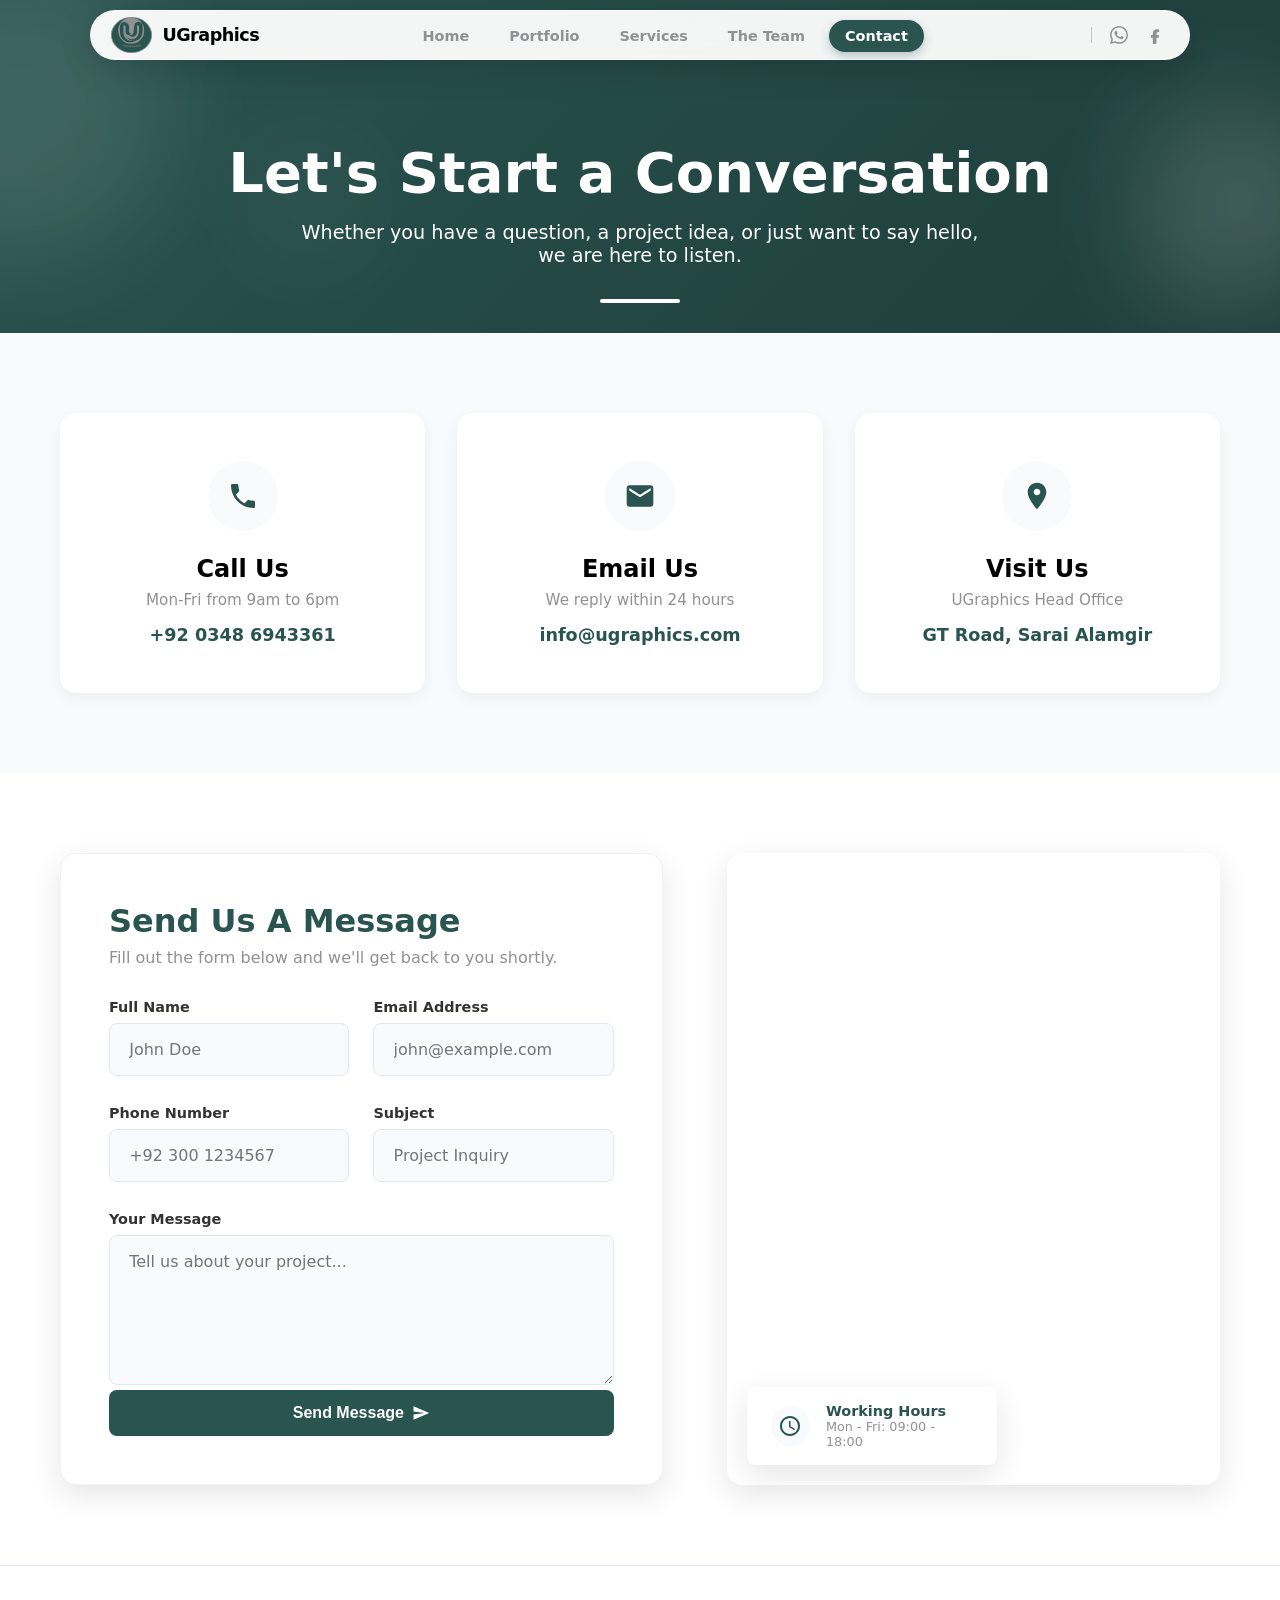
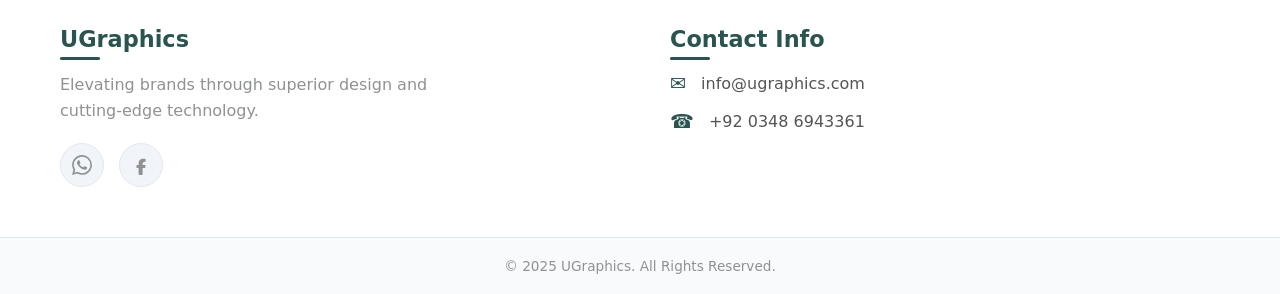
<file: contact.html>
<!DOCTYPE html>
<html lang="en">
<head>
    <meta charset="UTF-8">
    <meta name="viewport" content="width=device-width, initial-scale=1.0">
    <title>Contact Us | UGraphics</title>
    
    <link rel="icon" type="image/svg+xml" href="Images/logo.svg">

    <link rel="stylesheet" href="css/styles.css">
    <link rel="stylesheet" href="css/NavMenu.css">
    <link rel="stylesheet" href="css/footer.css">
    <link rel="stylesheet" href="css/contact.css">
</head>
<body>

    <div class="glass-nav-container">
        <nav class="glass-navbar">
            <div class="nav-brand">
                <a href="index.html" class="brand-link">
                    <img src="Images/logo.svg" alt="UGraphics Logo" class="brand-logo">
                    <span class="brand-text">UGraphics</span>
                </a>
            </div>

            <ul class="nav-links">
                <li><a href="index.html">Home</a></li>
                <li><a href="portfolio.html">Portfolio</a></li>
                <li><a href="services.html">Services</a></li>
                <li><a href="developers.html">The Team</a></li>
                <li><a href="#" class="active">Contact</a></li>
            </ul>

            <div class="nav-socials">
                <div class="divider-line"></div>
                <a href="#" class="social-btn whatsapp"><svg viewBox="0 0 24 24" fill="currentColor"><path d="M17.472 14.382c-.297-.149-1.758-.867-2.03-.967-.273-.099-.471-.148-.67.15-.197.297-.767.966-.94 1.164-.173.199-.347.223-.644.075-.297-.15-1.255-.463-2.39-1.475-.883-.788-1.48-1.761-1.653-2.059-.173-.297-.018-.458.13-.606.134-.133.298-.347.446-.52.149-.174.198-.298.298-.497.099-.198.05-.371-.025-.52-.075-.149-.669-1.612-.916-2.207-.242-.579-.487-.5-.669-.51-.173-.008-.371-.01-.57-.01-.198 0-.52.074-.792.372-.272.297-1.04 1.016-1.04 2.479 0 1.462 1.065 2.875 1.213 3.074.149.198 2.096 3.2 5.077 4.487.709.306 1.262.489 1.694.625.712.227 1.36.195 1.871.118.571-.085 1.758-.719 2.006-1.413.248-.694.248-1.289.173-1.413-.074-.124-.272-.198-.57-.347m-5.421 7.403h-.004a9.87 9.87 0 01-5.031-1.378l-.361-.214-3.741.982.998-3.648-.235-.374a9.86 9.86 0 01-1.51-5.26c.001-5.45 4.436-9.884 9.888-9.884 2.64 0 5.122 1.03 6.988 2.898a9.825 9.825 0 012.893 6.994c-.003 5.45-4.437 9.884-9.885 9.884m8.413-18.297A11.815 11.815 0 0012.05 0C5.495 0 .16 5.335.157 11.892c0 2.096.547 4.142 1.588 5.945L.057 24l6.305-1.654a11.882 11.882 0 005.683 1.448h.005c6.554 0 11.89-5.335 11.893-11.893a11.821 11.821 0 00-3.48-8.413Z" /></svg></a>
                <a href="#" class="social-btn facebook"><svg viewBox="0 0 24 24" fill="currentColor"><path d="M9.101 23.691v-7.98H6.627v-3.667h2.474v-1.58c0-4.085 1.848-5.978 5.858-5.978.401 0 .955.042 1.468.103a8.68 8.68 0 0 1 1.141.195v3.325a8.623 8.623 0 0 0-.653-.036c-2.148 0-2.971.956-2.971 3.594v.376h3.428l-.342 3.667h-3.086v7.98c-.453.076-1.522.247-2.922.247-1.127 0-1.685-.052-1.922-.095z"/></svg></a>
            </div>

            <div class="mobile-menu-btn" onclick="toggleMobileMenu()">
                <span></span><span></span><span></span>
            </div>
        </nav>
    </div>

    <div class="mobile-overlay" id="mobileOverlay" onclick="closeMobileMenu()"></div>
    <div class="mobile-nav" id="mobileNav">
        <div class="mobile-header">
            <span class="mobile-brand-text">UGraphics</span>
            <button class="mobile-close" onclick="closeMobileMenu()">✕</button>
        </div>
        <a href="index.html" onclick="closeMobileMenu()">Home</a>
        <a href="portfolio.html" onclick="closeMobileMenu()">Portfolio</a>
        <a href="services.html" onclick="closeMobileMenu()">Services</a>
        <a href="developers.html" onclick="closeMobileMenu()">The Team</a>
        <a href="#" class="active" onclick="closeMobileMenu()">Contact</a>
        <div class="mobile-socials">
            <a href="#" class="social-btn whatsapp"><svg viewBox="0 0 24 24" fill="currentColor"><path d="M17.472 14.382c-.297-.149-1.758-.867-2.03-.967-.273-.099-.471-.148-.67.15-.197.297-.767.966-.94 1.164-.173.199-.347.223-.644.075-.297-.15-1.255-.463-2.39-1.475-.883-.788-1.48-1.761-1.653-2.059-.173-.297-.018-.458.13-.606.134-.133.298-.347.446-.52.149-.174.198-.298.298-.497.099-.198.05-.371-.025-.52-.075-.149-.669-1.612-.916-2.207-.242-.579-.487-.5-.669-.51-.173-.008-.371-.01-.57-.01-.198 0-.52.074-.792.372-.272.297-1.04 1.016-1.04 2.479 0 1.462 1.065 2.875 1.213 3.074.149.198 2.096 3.2 5.077 4.487.709.306 1.262.489 1.694.625.712.227 1.36.195 1.871.118.571-.085 1.758-.719 2.006-1.413.248-.694.248-1.289.173-1.413-.074-.124-.272-.198-.57-.347m-5.421 7.403h-.004a9.87 9.87 0 01-5.031-1.378l-.361-.214-3.741.982.998-3.648-.235-.374a9.86 9.86 0 01-1.51-5.26c.001-5.45 4.436-9.884 9.888-9.884 2.64 0 5.122 1.03 6.988 2.898a9.825 9.825 0 012.893 6.994c-.003 5.45-4.437 9.884-9.885 9.884m8.413-18.297A11.815 11.815 0 0012.05 0C5.495 0 .16 5.335.157 11.892c0 2.096.547 4.142 1.588 5.945L.057 24l6.305-1.654a11.882 11.882 0 005.683 1.448h.005c6.554 0 11.89-5.335 11.893-11.893a11.821 11.821 0 00-3.48-8.413Z" /></svg></a>
            <a href="#" class="social-btn facebook"><svg viewBox="0 0 24 24" fill="currentColor"><path d="M9.101 23.691v-7.98H6.627v-3.667h2.474v-1.58c0-4.085 1.848-5.978 5.858-5.978.401 0 .955.042 1.468.103a8.68 8.68 0 0 1 1.141.195v3.325a8.623 8.623 0 0 0-.653-.036c-2.148 0-2.971.956-2.971 3.594v.376h3.428l-.342 3.667h-3.086v7.98c-.453.076-1.522.247-2.922.247-1.127 0-1.685-.052-1.922-.095z"/></svg></a>
        </div>
    </div>

    <section class="contact-hero-section">
        <div class="shape shape-1"></div>
        <div class="shape shape-2"></div>
        <div class="shape shape-3"></div>

        <div class="container">
            <div class="hero-content">
                <h1 class="hero-title">Let's Start a Conversation</h1>
                <p class="hero-subtitle">Whether you have a question, a project idea, or just want to say hello, we are here to listen.</p>
                <div class="hero-decoration"></div>
            </div>
        </div>
    </section>

    <section class="contact-intro">
        <div class="container">
            <div class="contact-cards">
                
                <div class="contact-card">
                    <div class="card-icon-wrapper">
                        <svg viewBox="0 0 24 24" fill="currentColor">
                            <path d="M6.62 10.79c1.44 2.83 3.76 5.14 6.59 6.59l2.2-2.2c.27-.27.67-.36 1.02-.24 1.12.37 2.33.57 3.57.57.55 0 1 .45 1 1V20c0 .55-.45 1-1 1-9.39 0-17-7.61-17-17 0-.55.45-1 1-1h3.5c.55 0 1 .45 1 1 .05 1.25.26 2.45.62 3.57.12.35.03.76-.24 1.03l-2.2 2.2z"/>
                        </svg>
                    </div>
                    <h3 class="card-title">Call Us</h3>
                    <p class="card-text">Mon-Fri from 9am to 6pm</p>
                    <a href="tel:+923255806291" class="card-link">+92 0348 6943361</a>
                </div>

                <div class="contact-card">
                    <div class="card-icon-wrapper">
                        <svg viewBox="0 0 24 24" fill="currentColor">
                            <path d="M20 4H4c-1.1 0-1.99.9-1.99 2L2 18c0 1.1.9 2 2 2h16c1.1 0 2-.9 2-2V6c0-1.1-.9-2-2-2zm0 4l-8 5-8-5V6l8 5 8-5v2z"/>
                        </svg>
                    </div>
                    <h3 class="card-title">Email Us</h3>
                    <p class="card-text">We reply within 24 hours</p>
                    <a href="mailto:info@ugraphics.com" class="card-link">info@ugraphics.com</a>
                </div>

                <div class="contact-card">
                    <div class="card-icon-wrapper">
                        <svg viewBox="0 0 24 24" fill="currentColor">
                            <path d="M12 2C8.13 2 5 5.13 5 9c0 5.25 7 13 7 13s7-7.75 7-13c0-3.87-3.13-7-7-7zm0 9.5c-1.38 0-2.5-1.12-2.5-2.5s1.12-2.5 2.5-2.5 2.5 1.12 2.5 2.5-1.12 2.5-2.5 2.5z"/>
                        </svg>
                    </div>
                    <h3 class="card-title">Visit Us</h3>
                    <p class="card-text">UGraphics Head Office</p>
                    <span class="card-link">GT Road, Sarai Alamgir</span>
                </div>

            </div>
        </div>
    </section>

    
    <section class="contact-form-section">
        <div class="container">
            <div class="contact-wrapper">
                
                <div class="form-container">
                    <h3 class="form-title">Send Us A Message</h3>
                    <p class="form-subtitle">Fill out the form below and we'll get back to you shortly.</p>
                    
                    <form id="contactForm" class="contact-form" novalidate action="https://formsubmit.co/smuhammadbilalh@gmail.com" method="post">
                        
                        <input type="hidden" name="_captcha" value="false">

                        <div class="form-row">
                            <div class="input-wrapper">
                                <label for="name">Full Name</label>
                                <input type="text" name="name" id="name" class="input-field" placeholder="John Doe" required>
                                <div class="error-message" id="nameError"></div>
                            </div>
                            <div class="input-wrapper">
                                <label for="email">Email Address</label>
                                <input type="email" name="email" id="email" class="input-field" placeholder="john@example.com" required>
                                <div class="error-message" id="emailError"></div>
                            </div>
                        </div>

                        <div class="form-row">
                            <div class="input-wrapper">
                                <label for="phone">Phone Number</label>
                                <input type="tel" name="phone" id="phone" class="input-field" placeholder="+92 300 1234567">
                                <div class="error-message" id="phoneError"></div>
                            </div>
                            <div class="input-wrapper">
                                <label for="subject">Subject</label>
                                <input type="text" name="subject" id="subject" class="input-field" placeholder="Project Inquiry" required>
                                <div class="error-message" id="subjectError"></div>
                            </div>
                        </div>

                        <div class="input-wrapper full-width">
                            <label for="message">Your Message</label>
                            <textarea name="message" id="message" class="input-field textarea" placeholder="Tell us about your project..." required></textarea>
                            <div class="error-message" id="messageError"></div>
                        </div>

                        <div class="form-footer">
                            <button type="submit" class="btn btn-primary send-btn">
                                <span>Send Message</span>
                                <svg style="width:18px;height:18px;margin-left:8px;" viewBox="0 0 24 24" fill="currentColor"><path d="M2.01 21L23 12 2.01 3 2 10l15 2-15 2z"/></svg>
                            </button>
                        </div>
                    </form>
                </div>

                <div class="map-wrapper">
                    <div class="map-container">
                        <iframe src="https://www.google.com/maps/embed?pb=!1m18!1m12!1m3!1d53808.19199343339!2d73.8166!3d32.9036!2m3!1f0!2f0!3f0!3m2!1i1024!2i768!4f13.1!3m3!1m2!1s0x391f912423377743%3A0xc39276472856c321!2sSarai%20Alamgir%2C%20Gujrat%2C%20Punjab!5e0!3m2!1sen!2s!4v1647856232598!5m2!1sen!2s" 
                            width="100%" height="100%" style="border:0;" allowfullscreen="" loading="lazy">
                        </iframe>
                        
                        <div class="map-overlay-card">
                            <div class="overlay-icon">
                                <svg viewBox="0 0 24 24" fill="currentColor"><path d="M11.99 2C6.47 2 2 6.48 2 12s4.47 10 9.99 10C17.52 22 22 17.52 22 12S17.52 2 11.99 2zM12 20c-4.42 0-8-3.58-8-8s3.58-8 8-8 8 3.58 8 8-3.58 8-8 8zm.5-13H11v6l5.25 3.15.75-1.23-4.5-2.67z"/></svg>
                            </div>
                            <div class="overlay-text">
                                <h4>Working Hours</h4>
                                <p>Mon - Fri: 09:00 - 18:00</p>
                            </div>
                        </div>
                    </div>
                </div>

            </div>
        </div>
    </section>

    <footer class="modern-footer" id="contact-footer">
        <div class="container">
            <div class="footer-grid">
                <div class="footer-col">
                    <h3>UGraphics</h3>
                    <p>Elevating brands through superior design and cutting-edge technology.</p>
                    <div class="social-icons">
                        <a href="#" class="social-link whatsapp"><svg viewBox="0 0 24 24" fill="currentColor"><path d="M17.472 14.382c-.297-.149-1.758-.867-2.03-.967-.273-.099-.471-.148-.67.15-.197.297-.767.966-.94 1.164-.173.199-.347.223-.644.075-.297-.15-1.255-.463-2.39-1.475-.883-.788-1.48-1.761-1.653-2.059-.173-.297-.018-.458.13-.606.134-.133.298-.347.446-.52.149-.174.198-.298.298-.497.099-.198.05-.371-.025-.52-.075-.149-.669-1.612-.916-2.207-.242-.579-.487-.5-.669-.51-.173-.008-.371-.01-.57-.01-.198 0-.52.074-.792.372-.272.297-1.04 1.016-1.04 2.479 0 1.462 1.065 2.875 1.213 3.074.149.198 2.096 3.2 5.077 4.487.709.306 1.262.489 1.694.625.712.227 1.36.195 1.871.118.571-.085 1.758-.719 2.006-1.413.248-.694.248-1.289.173-1.413-.074-.124-.272-.198-.57-.347m-5.421 7.403h-.004a9.87 9.87 0 01-5.031-1.378l-.361-.214-3.741.982.998-3.648-.235-.374a9.86 9.86 0 01-1.51-5.26c.001-5.45 4.436-9.884 9.888-9.884 2.64 0 5.122 1.03 6.988 2.898a9.825 9.825 0 012.893 6.994c-.003 5.45-4.437 9.884-9.885 9.884m8.413-18.297A11.815 11.815 0 0012.05 0C5.495 0 .16 5.335.157 11.892c0 2.096.547 4.142 1.588 5.945L.057 24l6.305-1.654a11.882 11.882 0 005.683 1.448h.005c6.554 0 11.89-5.335 11.893-11.893a11.821 11.821 0 00-3.48-8.413Z" /></svg></a>
                        <a href="#" class="social-link facebook"><svg viewBox="0 0 24 24" fill="currentColor"><path d="M9.101 23.691v-7.98H6.627v-3.667h2.474v-1.58c0-4.085 1.848-5.978 5.858-5.978.401 0 .955.042 1.468.103a8.68 8.68 0 0 1 1.141.195v3.325a8.623 8.623 0 0 0-.653-.036c-2.148 0-2.971.956-2.971 3.594v.376h3.428l-.342 3.667h-3.086v7.98c-.453.076-1.522.247-2.922.247-1.127 0-1.685-.052-1.922-.095z"/></svg></a>
                    </div>
                </div>
                <div class="footer-col">
                    <h3>Contact Info</h3>
                    <ul class="contact-list">
                        <li><span>&#9993;</span> info@ugraphics.com</li>
                        <li><span>&#9742;</span> +92 0348 6943361</li>
                    </ul>
                </div>
            </div>
        </div>
        <div class="footer-divider"></div>
        <div class="copyright-bar">
            &copy; 2025 UGraphics. All Rights Reserved.
        </div>
    </footer>

    <script>
        // --- 1. Mobile Menu Logic ---
        function toggleMobileMenu() {
            document.getElementById('mobileNav').classList.toggle('active');
            document.getElementById('mobileOverlay').classList.toggle('active');
        }
        function closeMobileMenu() {
            document.getElementById('mobileNav').classList.remove('active');
            document.getElementById('mobileOverlay').classList.remove('active');
        }

        // --- 2. Form Validation Logic ---
        document.addEventListener('DOMContentLoaded', () => {
            const form = document.getElementById('contactForm');
            if(!form) return;

            // Utilities
            const isValidEmail = email => /^[^\s@]+@[^\s@]+\.[^\s@]+$/.test(email);
            const isValidPhone = phone => /^\+?[\d\s\-()]{7,20}$/.test(phone);

            function clearErrors() {
                form.querySelectorAll('.error-message').forEach(el => el.textContent = '');
            }

            function showError(fieldId, message) {
                const errorDiv = document.getElementById(fieldId + 'Error');
                if (errorDiv) errorDiv.textContent = message;
            }

            // Handle Submit
            form.addEventListener('submit', function(e) {
                // We let formsubmit.co handle the actual POST, but we validate first
                clearErrors();

                const name    = form.name.value.trim();
                const email   = form.email.value.trim();
                const phone   = form.phone.value.trim();
                const subject = form.subject.value.trim();
                const message = form.message.value.trim();

                let isValid = true;

                if (!name) {
                    showError('name', 'Please enter your full name.');
                    isValid = false;
                }

                if (!email) {
                    showError('email', 'Please enter your email address.');
                    isValid = false;
                } else if (!isValidEmail(email)) {
                    showError('email', 'Please enter a valid email address.');
                    isValid = false;
                }

                if (phone && !isValidPhone(phone)) {
                    showError('phone', 'Please enter a valid phone number.');
                    isValid = false;
                }

                if (!subject) {
                    showError('subject', 'Please enter a subject.');
                    isValid = false;
                }

                if (!message) {
                    showError('message', 'Please enter your message.');
                    isValid = false;
                }

                // If invalid, prevent submission
                if (!isValid) {
                    e.preventDefault();
                }
            });
        });
    </script>
</body>
</html>
</file>
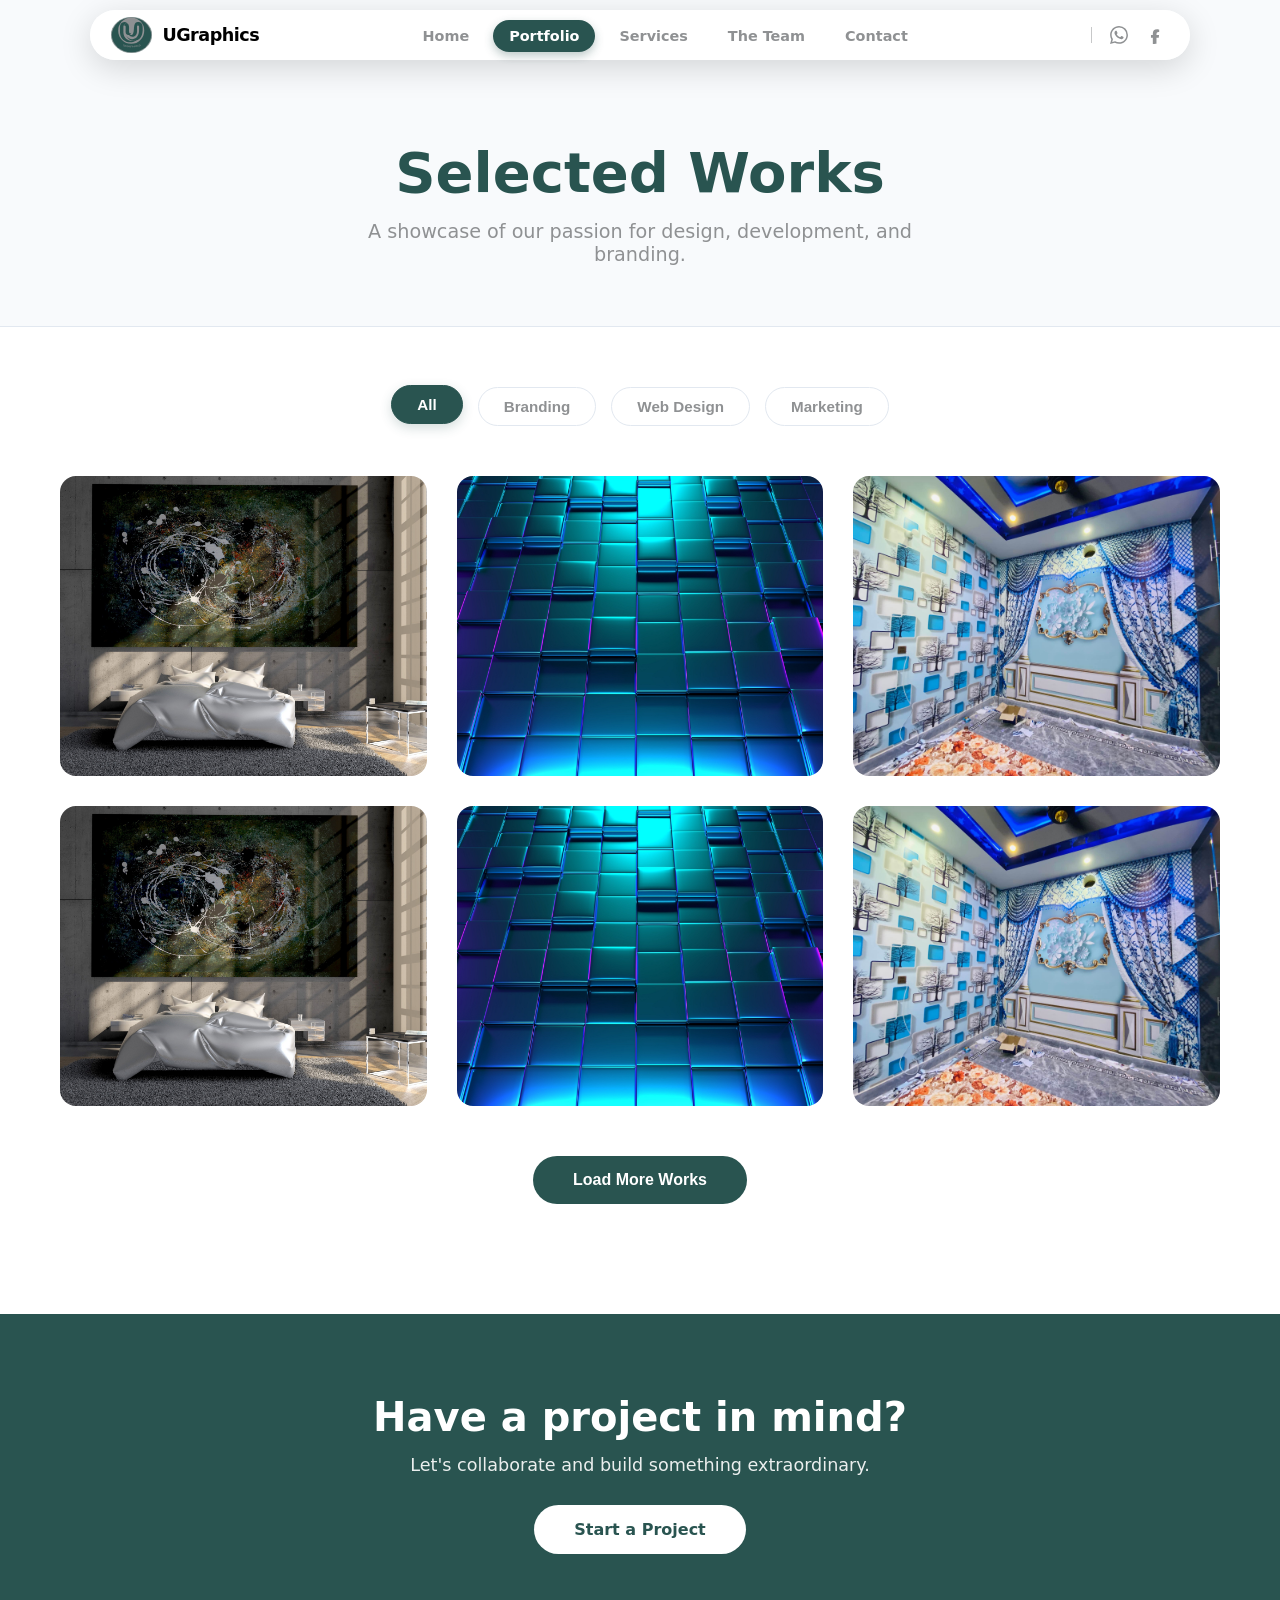
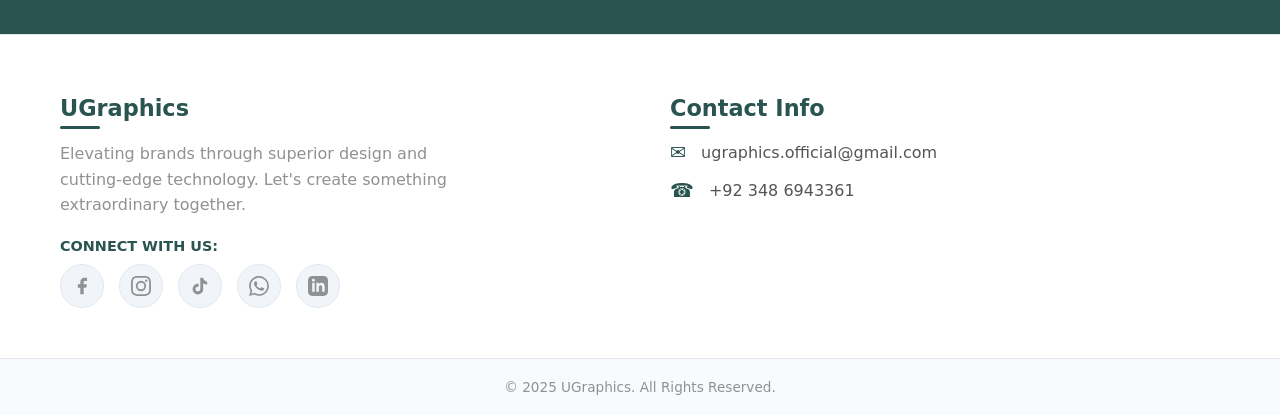
<file: portfolio.html>
<!DOCTYPE html>
<html lang="en">
<head>
    <meta charset="UTF-8">
    <meta name="viewport" content="width=device-width, initial-scale=1.0">
    <title>Portfolio | UGraphics</title>

    <link rel="icon" type="image/svg+xml" href="Images/logo.svg">

    <link rel="stylesheet" href="css/styles.css">
    <link rel="stylesheet" href="css/NavMenu.css">
    <link rel="stylesheet" href="css/footer.css">
    <link rel="stylesheet" href="css/portfolio.css">
</head>
<body>

    <div class="glass-nav-container">
        <nav class="glass-navbar">
            <div class="nav-brand">
                <a href="index.html" class="brand-link">
                    <img src="Images/logo.svg" alt="UGraphics Logo" class="brand-logo">
                    <span class="brand-text">UGraphics</span>
                </a>
            </div>

            <ul class="nav-links">
                <li><a href="index.html">Home</a></li>
                <li><a href="#" class="active">Portfolio</a></li>
                <li><a href="services.html">Services</a></li>
                <li><a href="developers.html">The Team</a></li>
                <li><a href="contact.html">Contact</a></li>
            </ul>

            <div class="nav-socials">
                <div class="divider-line"></div>
                <a href="https://wa.me/message/QJBSPDLXLBCKO1" target="_blank" class="social-btn whatsapp" title="WhatsApp">
                    <svg viewBox="0 0 24 24" fill="currentColor"><path d="M17.472 14.382c-.297-.149-1.758-.867-2.03-.967-.273-.099-.471-.148-.67.15-.197.297-.767.966-.94 1.164-.173.199-.347.223-.644.075-.297-.15-1.255-.463-2.39-1.475-.883-.788-1.48-1.761-1.653-2.059-.173-.297-.018-.458.13-.606.134-.133.298-.347.446-.52.149-.174.198-.298.298-.497.099-.198.05-.371-.025-.52-.075-.149-.669-1.612-.916-2.207-.242-.579-.487-.5-.669-.51-.173-.008-.371-.01-.57-.01-.198 0-.52.074-.792.372-.272.297-1.04 1.016-1.04 2.479 0 1.462 1.065 2.875 1.213 3.074.149.198 2.096 3.2 5.077 4.487.709.306 1.262.489 1.694.625.712.227 1.36.195 1.871.118.571-.085 1.758-.719 2.006-1.413.248-.694.248-1.289.173-1.413-.074-.124-.272-.198-.57-.347m-5.421 7.403h-.004a9.87 9.87 0 01-5.031-1.378l-.361-.214-3.741.982.998-3.648-.235-.374a9.86 9.86 0 01-1.51-5.26c.001-5.45 4.436-9.884 9.888-9.884 2.64 0 5.122 1.03 6.988 2.898a9.825 9.825 0 012.893 6.994c-.003 5.45-4.437 9.884-9.885 9.884m8.413-18.297A11.815 11.815 0 0012.05 0C5.495 0 .16 5.335.157 11.892c0 2.096.547 4.142 1.588 5.945L.057 24l6.305-1.654a11.882 11.882 0 005.683 1.448h.005c6.554 0 11.89-5.335 11.893-11.893a11.821 11.821 0 00-3.48-8.413Z" /></svg>
                </a>
                <a href="https://www.facebook.com/share/18BJVUVSTd/" target="_blank" class="social-btn facebook" title="Facebook">
                    <svg viewBox="0 0 24 24" fill="currentColor"><path d="M9.101 23.691v-7.98H6.627v-3.667h2.474v-1.58c0-4.085 1.848-5.978 5.858-5.978.401 0 .955.042 1.468.103a8.68 8.68 0 0 1 1.141.195v3.325a8.623 8.623 0 0 0-.653-.036c-2.148 0-2.971.956-2.971 3.594v.376h3.428l-.342 3.667h-3.086v7.98c-.453.076-1.522.247-2.922.247-1.127 0-1.685-.052-1.922-.095z" /></svg>
                </a>
            </div>

            <div class="mobile-menu-btn" onclick="toggleMobileMenu()">
                <span></span><span></span><span></span>
            </div>
        </nav>
    </div>

    <div class="mobile-overlay" id="mobileOverlay" onclick="closeMobileMenu()"></div>
    <div class="mobile-nav" id="mobileNav">
        <div class="mobile-header">
            <span class="mobile-brand-text">UGraphics</span>
            <button class="mobile-close" onclick="closeMobileMenu()">✕</button>
        </div>
        <a href="index.html" onclick="closeMobileMenu()">Home</a>
        <a href="#" class="active" onclick="closeMobileMenu()">Portfolio</a>
        <a href="services.html" onclick="closeMobileMenu()">Services</a>
        <a href="developers.html" onclick="closeMobileMenu()">Team</a>
        <a href="contact.html" onclick="closeMobileMenu()">Contact</a>
        <div class="mobile-socials">
            <a href="https://wa.me/message/QJBSPDLXLBCKO1" target="_blank" class="social-btn whatsapp"><svg viewBox="0 0 24 24" fill="currentColor"><path d="M17.472 14.382c-.297-.149-1.758-.867-2.03-.967-.273-.099-.471-.148-.67.15-.197.297-.767.966-.94 1.164-.173.199-.347.223-.644.075-.297-.15-1.255-.463-2.39-1.475-.883-.788-1.48-1.761-1.653-2.059-.173-.297-.018-.458.13-.606.134-.133.298-.347.446-.52.149-.174.198-.298.298-.497.099-.198.05-.371-.025-.52-.075-.149-.669-1.612-.916-2.207-.242-.579-.487-.5-.669-.51-.173-.008-.371-.01-.57-.01-.198 0-.52.074-.792.372-.272.297-1.04 1.016-1.04 2.479 0 1.462 1.065 2.875 1.213 3.074.149.198 2.096 3.2 5.077 4.487.709.306 1.262.489 1.694.625.712.227 1.36.195 1.871.118.571-.085 1.758-.719 2.006-1.413.248-.694.248-1.289.173-1.413-.074-.124-.272-.198-.57-.347m-5.421 7.403h-.004a9.87 9.87 0 01-5.031-1.378l-.361-.214-3.741.982.998-3.648-.235-.374a9.86 9.86 0 01-1.51-5.26c.001-5.45 4.436-9.884 9.888-9.884 2.64 0 5.122 1.03 6.988 2.898a9.825 9.825 0 012.893 6.994c-.003 5.45-4.437 9.884-9.885 9.884m8.413-18.297A11.815 11.815 0 0012.05 0C5.495 0 .16 5.335.157 11.892c0 2.096.547 4.142 1.588 5.945L.057 24l6.305-1.654a11.882 11.882 0 005.683 1.448h.005c6.554 0 11.89-5.335 11.893-11.893a11.821 11.821 0 00-3.48-8.413Z" /></svg></a>
            <a href="https://www.facebook.com/share/18BJVUVSTd/" target="_blank" class="social-btn facebook"><svg viewBox="0 0 24 24" fill="currentColor"><path d="M9.101 23.691v-7.98H6.627v-3.667h2.474v-1.58c0-4.085 1.848-5.978 5.858-5.978.401 0 .955.042 1.468.103a8.68 8.68 0 0 1 1.141.195v3.325a8.623 8.623 0 0 0-.653-.036c-2.148 0-2.971.956-2.971 3.594v.376h3.428l-.342 3.667h-3.086v7.98c-.453.076-1.522.247-2.922.247-1.127 0-1.685-.052-1.922-.095z" /></svg></a>
        </div>
    </div>

    <div class="portfolio-header-section">
        <div class="container">
            <h1 class="animate-up">Selected Works</h1>
            <p class="animate-up delay-1">A showcase of our passion for design, development, and branding.</p>
        </div>
    </div>

    <section class="portfolio-gallery-section">
        <div class="container">

            <div class="filter-container">
                <button class="filter-btn active" onclick="setFilter('all')">All</button>
                <button class="filter-btn" onclick="setFilter('branding')">Branding</button>
                <button class="filter-btn" onclick="setFilter('web')">Web Design</button>
                <button class="filter-btn" onclick="setFilter('marketing')">Marketing</button>
            </div>

            <div class="project-grid" id="projectGrid"></div>

            <div id="loader" class="loading-text" style="display:none;">Loading...</div>
            <div class="load-more-container">
                <button id="loadMoreBtn" class="btn-load-more" onclick="loadMoreProjects()">Load More Works</button>
            </div>

        </div>
    </section>

    <section class="cta-section">
        <div class="container">
            <h2>Have a project in mind?</h2>
            <p>Let's collaborate and build something extraordinary.</p>
            <a href="contact.html" class="btn-cta">Start a Project</a>
        </div>
    </section>

    <footer class="modern-footer" id="contact">
        <div class="container">
            <div class="footer-grid">
                <div class="footer-col">
                    <h3>UGraphics</h3>
                    <p>Elevating brands through superior design and cutting-edge technology. Let's create something extraordinary together.</p>
                    <div class="social-section-title">Connect with us:</div>
                    <div class="social-icons">

                        <a href="https://www.facebook.com/share/18BJVUVSTd/" target="_blank" class="social-link facebook" title="Facebook">
                            <svg viewBox="0 0 24 24"><path d="M18 2h-3a5 5 0 0 0-5 5v3H7v4h3v8h4v-8h3l1-4h-4V7a1 1 0 0 1 1-1h3z" /></svg>
                        </a>

                        <a href="https://www.instagram.com/ugraphics_printing?utm_source=qr&igsh=MXVjdXM3bGZyaHZpeg==" target="_blank" class="social-link instagram" title="Instagram">
                            <svg viewBox="0 0 24 24"><path d="M12 2.163c3.204 0 3.584.012 4.85.07 3.252.148 4.771 1.691 4.919 4.919.058 1.265.069 1.645.069 4.849 0 3.205-.012 3.584-.069 4.849-.149 3.225-1.664 4.771-4.919 4.919-1.266.058-1.644.07-4.85.07-3.204 0-3.584-.012-4.849-.07-3.26-.149-4.771-1.699-4.919-4.92-.058-1.265-.07-1.644-.07-4.849 0-3.204.013-3.583.07-4.849.149-3.227 1.664-4.771 4.919-4.919 1.266-.057 1.645-.069 4.849-.069zM12 0C8.741 0 8.333.014 7.053.072 2.695.272.273 2.69.073 7.052.014 8.333 0 8.741 0 12c0 3.259.014 3.668.072 4.948.2 4.358 2.618 6.78 6.98 6.98C8.333 23.986 8.741 24 12 24c3.259 0 3.668-.014 4.948-.072 4.354-.2 6.782-2.618 6.979-6.98.059-1.28.073-1.689.073-4.948 0-3.259-.014-3.667-.072-4.947-.196-4.354-2.617-6.78-6.979-6.98C15.668.014 15.259 0 12 0zm0 5.838a6.162 6.162 0 1 0 0 12.324 6.162 6.162 0 0 0 0-12.324zM12 16a4 4 0 1 1 0-8 4 4 0 0 1 0 8zm6.406-11.845a1.44 1.44 0 1 0 0 2.881 1.44 1.44 0 0 0 0-2.881z" /></svg>
                        </a>

                        <a href="https://www.tiktok.com/@graphicsprofessional?_r=1&_t=ZS-93DkPNC7zD5" target="_blank" class="social-link tiktok" title="TikTok">
                            <svg viewBox="0 0 24 24"><path d="M19.59 6.69a4.83 4.83 0 0 1-3.77-4.25V2h-3.45v13.67a2.89 2.89 0 0 1-5.2 1.74 2.89 2.89 0 0 1 2.31-4.64 2.93 2.93 0 0 1 .88.13V9.4a6.84 6.84 0 0 0-1-.05A6.33 6.33 0 0 0 5 20.1a6.34 6.34 0 0 0 10.86-4.43v-7a8.16 8.16 0 0 0 4.77 1.52v-3.4a4.85 4.85 0 0 1-1-.1z" /></svg>
                        </a>

                        <a href="https://wa.me/message/QJBSPDLXLBCKO1" target="_blank" class="social-link whatsapp" title="WhatsApp">
                            <svg viewBox="0 0 24 24"><path d="M17.472 14.382c-.297-.149-1.758-.867-2.03-.967-.273-.099-.471-.148-.67.15-.197.297-.767.966-.94 1.164-.173.199-.347.223-.644.075-.297-.15-1.255-.463-2.39-1.475-.883-.788-1.48-1.761-1.653-2.059-.173-.297-.018-.458.13-.606.134-.133.298-.347.446-.52.149-.174.198-.298.298-.497.099-.198.05-.371-.025-.52-.075-.149-.669-1.612-.916-2.207-.242-.579-.487-.5-.669-.51-.173-.008-.371-.01-.57-.01-.198 0-.52.074-.792.372-.272.297-1.04 1.016-1.04 2.479 0 1.462 1.065 2.875 1.213 3.074.149.198 2.096 3.2 5.077 4.487.709.306 1.262.489 1.694.625.712.227 1.36.195 1.871.118.571-.085 1.758-.719 2.006-1.413.248-.694.248-1.289.173-1.413-.074-.124-.272-.198-.57-.347m-5.421 7.403h-.004a9.87 9.87 0 01-5.031-1.378l-.361-.214-3.741.982.998-3.648-.235-.374a9.86 9.86 0 01-1.51-5.26c.001-5.45 4.436-9.884 9.888-9.884 2.64 0 5.122 1.03 6.988 2.898a9.825 9.825 0 012.893 6.994c-.003 5.45-4.437 9.884-9.885 9.884m8.413-18.297A11.815 11.815 0 0012.05 0C5.495 0 .16 5.335.157 11.892c0 2.096.547 4.142 1.588 5.945L.057 24l6.305-1.654a11.882 11.882 0 005.683 1.448h.005c6.554 0 11.89-5.335 11.893-11.893a11.821 11.821 0 00-3.48-8.413Z" /></svg>
                        </a>
                        <a href="#" target="_blank" class="social-link linkedin" title="LinkedIn">
                            <svg viewBox="0 0 24 24"><path d="M19 0h-14c-2.761 0-5 2.239-5 5v14c0 2.761 2.239 5 5 5h14c2.762 0 5-2.239 5-5v-14c0-2.761-2.238-5-5-5zm-11 19h-3v-11h3v11zm-1.5-12.268c-.966 0-1.75-.79-1.75-1.764s.784-1.764 1.75-1.764 1.75.79 1.75 1.764-.783 1.764-1.75 1.764zm13.5 12.268h-3v-5.604c0-3.368-4-3.113-4 0v5.604h-3v-11h3v1.765c1.396-2.586 7-2.777 7 2.476v6.759z" /></svg>
                        </a>

                    </div>
                </div>
                <div class="footer-col">
                    <h3>Contact Info</h3>
                    <ul class="contact-list">
                        <li><span>✉</span> ugraphics.official@gmail.com</li>
                        <li><span>☎</span> +92 348 6943361</li>
                    </ul>
                </div>
            </div>
        </div>
        <div class="footer-divider"></div>
        <div class="copyright-bar">
            © 2025 UGraphics. All Rights Reserved.
        </div>
    </footer>

    <script>
        // --- 1. Mobile Menu ---
        function toggleMobileMenu() {
            document.getElementById('mobileNav').classList.toggle('active');
            document.getElementById('mobileOverlay').classList.toggle('active');
        }
        function closeMobileMenu() {
            document.getElementById('mobileNav').classList.remove('active');
            document.getElementById('mobileOverlay').classList.remove('active');
        }

        // --- 2. Infinite Scroll / Pagination Logic ---
        const ITEMS_PER_PAGE = 6; // Adjust this number to show more/less at once
        let allProjects = [];
        let filteredProjects = [];
        let currentIndex = 0;

        // Fetch Data on Page Load
        document.addEventListener('DOMContentLoaded', () => {
            const loader = document.getElementById('loader');
            loader.style.display = 'block';

            fetch('projects.json')
                .then(response => {
                    if (!response.ok) {
                        throw new Error("HTTP error " + response.status);
                    }
                    return response.json();
                })
                .then(data => {
                    allProjects = data;
                    filteredProjects = data; // Show all by default
                    loadMoreProjects();
                    loader.style.display = 'none';
                })
                .catch(error => {
                    console.error('Error loading projects:', error);
                    loader.textContent = "Error loading projects. Please try again.";
                });
        });

        // Filter Function
        function setFilter(category) {
            currentIndex = 0; // Reset counter
            const grid = document.getElementById('projectGrid');
            const btn = document.getElementById('loadMoreBtn');

            // UI: Button Active State
            document.querySelectorAll('.filter-btn').forEach(b => b.classList.remove('active'));
            event.target.classList.add('active');

            // Clear Grid
            grid.innerHTML = '';

            // Filter Data
            if (category === 'all') {
                filteredProjects = allProjects;
            } else {
                filteredProjects = allProjects.filter(item => item.category === category);
            }

            // Show Load More Button (if it was hidden)
            btn.classList.remove('hidden');

            // Load first batch
            loadMoreProjects();
        }

        // Load More Function
        function loadMoreProjects() {
            const grid = document.getElementById('projectGrid');
            const btn = document.getElementById('loadMoreBtn');

            // Get the next chunk of items
            const nextBatch = filteredProjects.slice(currentIndex, currentIndex + ITEMS_PER_PAGE);

            if (nextBatch.length === 0 && currentIndex === 0) {
                grid.innerHTML = '<p style="text-align:center; width:100%; color: #666;">No projects found in this category.</p>';
                btn.classList.add('hidden');
                return;
            }

            nextBatch.forEach(project => {
                // We create the HTML using Template Literals
                const html = `
            <div class="project-card animate-up">
                <img src="${project.image}" alt="${project.title}" loading="lazy">
                <div class="project-overlay">
                    <div class="overlay-content">
                        <h3>${project.title}</h3>
                        <span>${project.category.charAt(0).toUpperCase() + project.category.slice(1)}</span>
                    </div>
                </div>
            </div>
        `;
                grid.insertAdjacentHTML('beforeend', html);
            });

            // Update our counter
            currentIndex += ITEMS_PER_PAGE;

            // If we have shown all items, hide the button
            if (currentIndex >= filteredProjects.length) {
                btn.classList.add('hidden');
            }
        }
    </script>
</body>
</html>
</file>
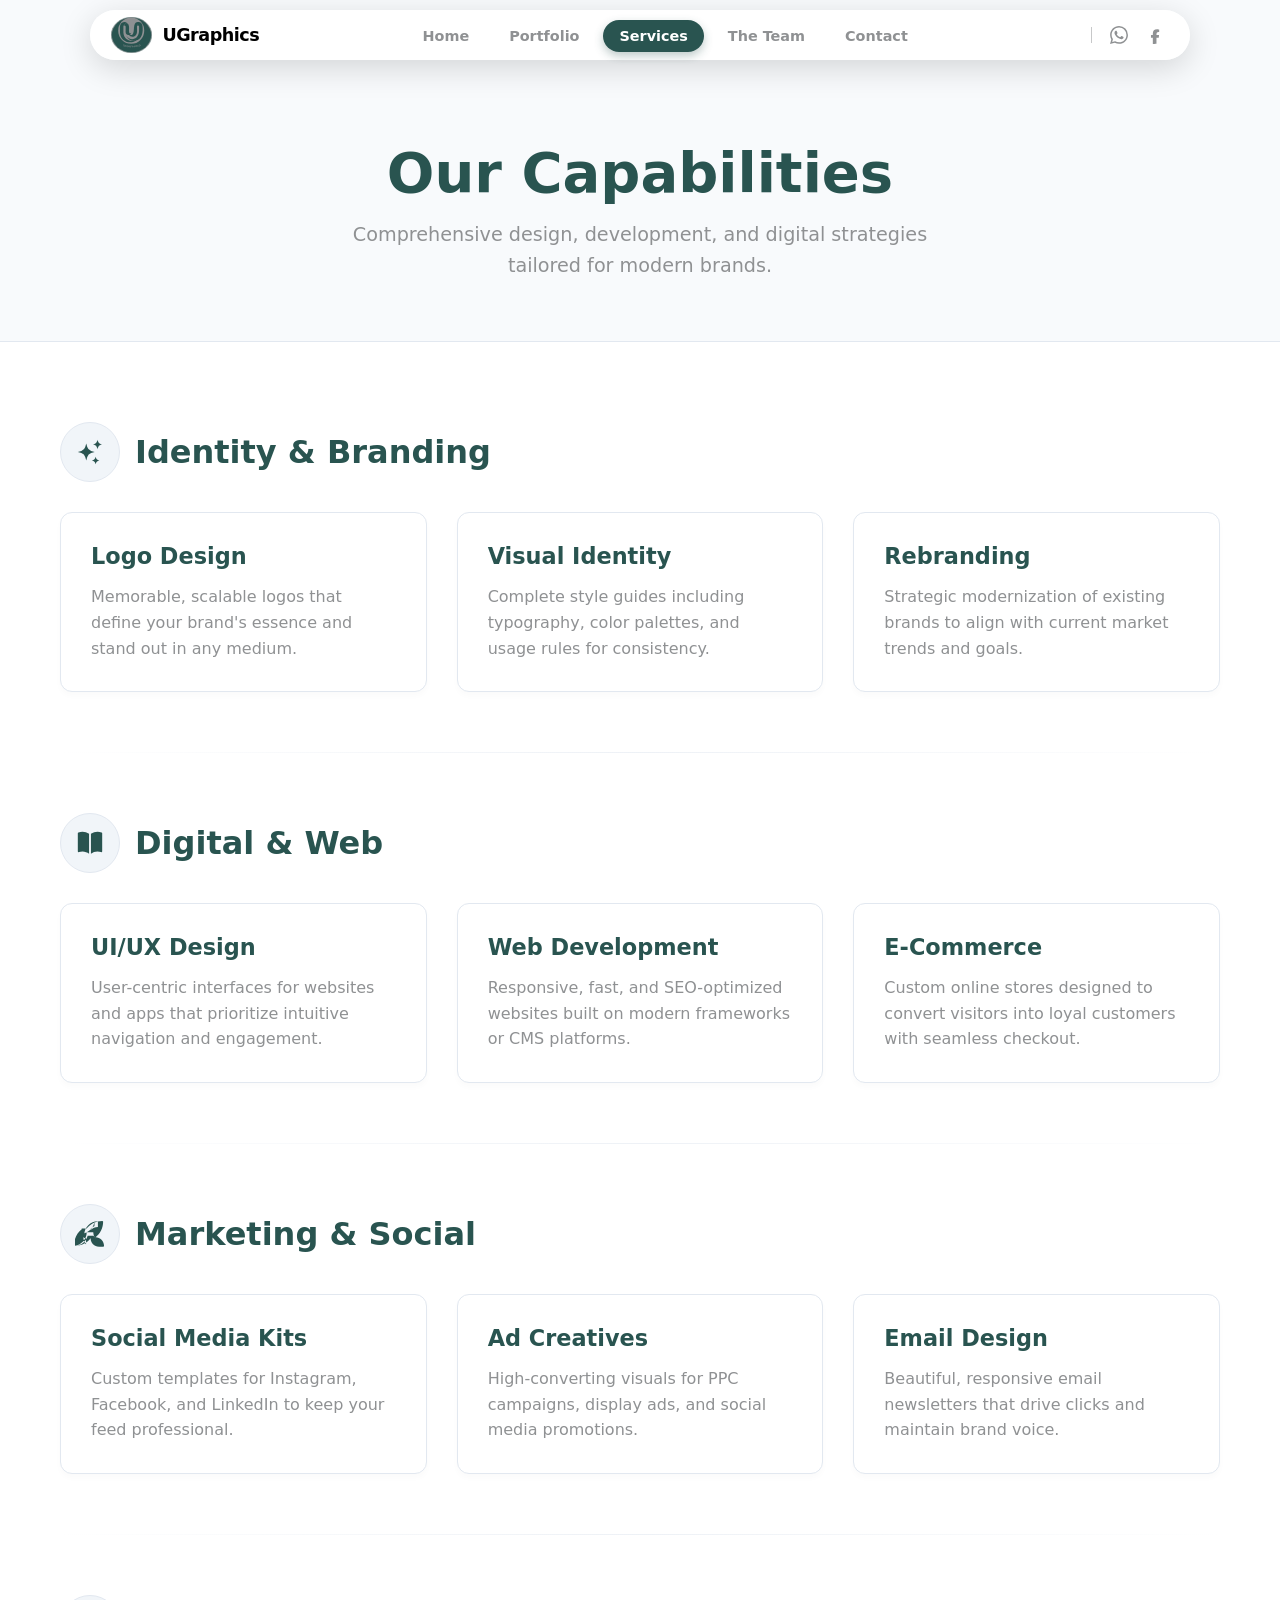
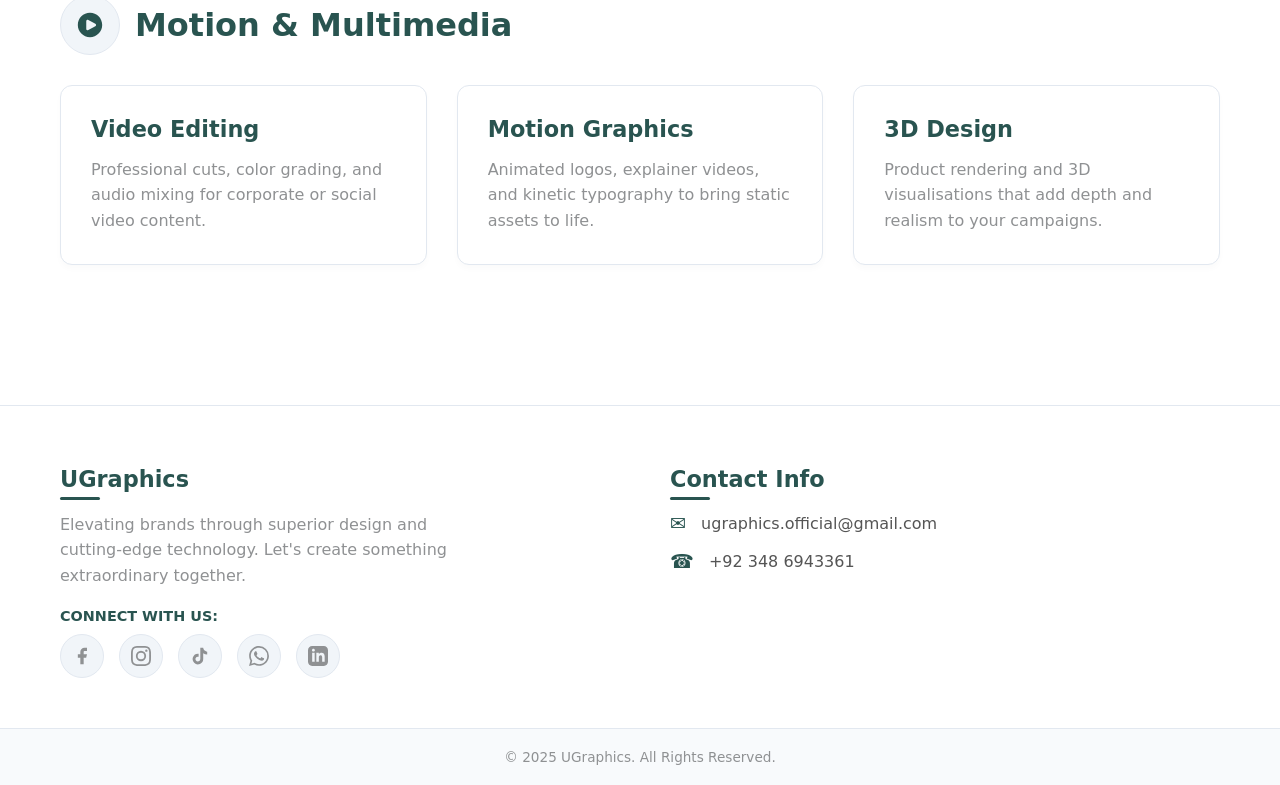
<file: services.html>
<!DOCTYPE html>
<html lang="en">
<head>
    <meta charset="UTF-8">
    <meta name="viewport" content="width=device-width, initial-scale=1.0">
    <title>Services | UGraphics</title>

    <link rel="icon" type="image/svg+xml" href="Images/logo.svg">

    <link rel="stylesheet" href="css/styles.css">
    <link rel="stylesheet" href="css/NavMenu.css">
    <link rel="stylesheet" href="css/footer.css">
    <link rel="stylesheet" href="css/services.css">
</head>
<body>

    <div class="glass-nav-container">
        <nav class="glass-navbar">
            <div class="nav-brand">
                <a href="index.html" class="brand-link">
                    <img src="Images/logo.svg" alt="UGraphics Logo" class="brand-logo">
                    <span class="brand-text">UGraphics</span>
                </a>
            </div>

            <ul class="nav-links">
                <li><a href="index.html">Home</a></li>
                <li><a href="portfolio.html">Portfolio</a></li>
                <li><a href="#" class="active">Services</a></li>
                <li><a href="developers.html">The Team</a></li>
                <li><a href="contact.html">Contact</a></li>
            </ul>

            <div class="nav-socials">
                <div class="divider-line"></div>
                <a href="https://wa.me/message/QJBSPDLXLBCKO1" target="_blank" class="social-btn whatsapp"><svg viewBox="0 0 24 24" fill="currentColor"><path d="M17.472 14.382c-.297-.149-1.758-.867-2.03-.967-.273-.099-.471-.148-.67.15-.197.297-.767.966-.94 1.164-.173.199-.347.223-.644.075-.297-.15-1.255-.463-2.39-1.475-.883-.788-1.48-1.761-1.653-2.059-.173-.297-.018-.458.13-.606.134-.133.298-.347.446-.52.149-.174.198-.298.298-.497.099-.198.05-.371-.025-.52-.075-.149-.669-1.612-.916-2.207-.242-.579-.487-.5-.669-.51-.173-.008-.371-.01-.57-.01-.198 0-.52.074-.792.372-.272.297-1.04 1.016-1.04 2.479 0 1.462 1.065 2.875 1.213 3.074.149.198 2.096 3.2 5.077 4.487.709.306 1.262.489 1.694.625.712.227 1.36.195 1.871.118.571-.085 1.758-.719 2.006-1.413.248-.694.248-1.289.173-1.413-.074-.124-.272-.198-.57-.347m-5.421 7.403h-.004a9.87 9.87 0 01-5.031-1.378l-.361-.214-3.741.982.998-3.648-.235-.374a9.86 9.86 0 01-1.51-5.26c.001-5.45 4.436-9.884 9.888-9.884 2.64 0 5.122 1.03 6.988 2.898a9.825 9.825 0 012.893 6.994c-.003 5.45-4.437 9.884-9.885 9.884m8.413-18.297A11.815 11.815 0 0012.05 0C5.495 0 .16 5.335.157 11.892c0 2.096.547 4.142 1.588 5.945L.057 24l6.305-1.654a11.882 11.882 0 005.683 1.448h.005c6.554 0 11.89-5.335 11.893-11.893a11.821 11.821 0 00-3.48-8.413Z" /></svg></a>
                <a href="https://www.facebook.com/share/18BJVUVSTd/" target="_blank" class="social-btn facebook"><svg viewBox="0 0 24 24" fill="currentColor"><path d="M9.101 23.691v-7.98H6.627v-3.667h2.474v-1.58c0-4.085 1.848-5.978 5.858-5.978.401 0 .955.042 1.468.103a8.68 8.68 0 0 1 1.141.195v3.325a8.623 8.623 0 0 0-.653-.036c-2.148 0-2.971.956-2.971 3.594v.376h3.428l-.342 3.667h-3.086v7.98c-.453.076-1.522.247-2.922.247-1.127 0-1.685-.052-1.922-.095z" /></svg></a>
            </div>

            <div class="mobile-menu-btn" onclick="toggleMobileMenu()">
                <span></span><span></span><span></span>
            </div>
        </nav>
    </div>

    <div class="mobile-overlay" id="mobileOverlay" onclick="closeMobileMenu()"></div>
    <div class="mobile-nav" id="mobileNav">
        <div class="mobile-header">
            <span class="mobile-brand-text">UGraphics</span>
            <button class="mobile-close" onclick="closeMobileMenu()">✕</button>
        </div>
        <a href="index.html" onclick="closeMobileMenu()">Home</a>
        <a href="portfolio.html" onclick="closeMobileMenu()">Portfolio</a>
        <a href="#" class="active" onclick="closeMobileMenu()">Services</a>
        <a href="developers.html" onclick="closeMobileMenu()">The Team</a>
        <a href="contact.html" onclick="closeMobileMenu()">Contact</a>
        <div class="mobile-socials">
            <a href="https://wa.me/message/QJBSPDLXLBCKO1" target="_blank" class="social-btn whatsapp"><svg viewBox="0 0 24 24" fill="currentColor"><path d="M17.472 14.382c-.297-.149-1.758-.867-2.03-.967-.273-.099-.471-.148-.67.15-.197.297-.767.966-.94 1.164-.173.199-.347.223-.644.075-.297-.15-1.255-.463-2.39-1.475-.883-.788-1.48-1.761-1.653-2.059-.173-.297-.018-.458.13-.606.134-.133.298-.347.446-.52.149-.174.198-.298.298-.497.099-.198.05-.371-.025-.52-.075-.149-.669-1.612-.916-2.207-.242-.579-.487-.5-.669-.51-.173-.008-.371-.01-.57-.01-.198 0-.52.074-.792.372-.272.297-1.04 1.016-1.04 2.479 0 1.462 1.065 2.875 1.213 3.074.149.198 2.096 3.2 5.077 4.487.709.306 1.262.489 1.694.625.712.227 1.36.195 1.871.118.571-.085 1.758-.719 2.006-1.413.248-.694.248-1.289.173-1.413-.074-.124-.272-.198-.57-.347m-5.421 7.403h-.004a9.87 9.87 0 01-5.031-1.378l-.361-.214-3.741.982.998-3.648-.235-.374a9.86 9.86 0 01-1.51-5.26c.001-5.45 4.436-9.884 9.888-9.884 2.64 0 5.122 1.03 6.988 2.898a9.825 9.825 0 012.893 6.994c-.003 5.45-4.437 9.884-9.885 9.884m8.413-18.297A11.815 11.815 0 0012.05 0C5.495 0 .16 5.335.157 11.892c0 2.096.547 4.142 1.588 5.945L.057 24l6.305-1.654a11.882 11.882 0 005.683 1.448h.005c6.554 0 11.89-5.335 11.893-11.893a11.821 11.821 0 00-3.48-8.413Z" /></svg></a>
            <a href="https://www.facebook.com/share/18BJVUVSTd/" target="_blank" class="social-btn facebook"><svg viewBox="0 0 24 24" fill="currentColor"><path d="M9.101 23.691v-7.98H6.627v-3.667h2.474v-1.58c0-4.085 1.848-5.978 5.858-5.978.401 0 .955.042 1.468.103a8.68 8.68 0 0 1 1.141.195v3.325a8.623 8.623 0 0 0-.653-.036c-2.148 0-2.971.956-2.971 3.594v.376h3.428l-.342 3.667h-3.086v7.98c-.453.076-1.522.247-2.922.247-1.127 0-1.685-.052-1.922-.095z" /></svg></a>
        </div>
    </div>

    <header class="services-header">
        <div class="container">
            <h1 class="animate-up">Our Capabilities</h1>
            <p class="animate-up delay-1">Comprehensive design, development, and digital strategies tailored for modern brands.</p>
        </div>
    </header>

    <section class="services-section">
        <div class="container">

            <div class="service-category">
                <div class="category-title">
                    <div class="category-icon">
                        <svg viewBox="0 0 24 24" fill="currentColor"><path d="M9.813 15.904L9 18.75l-.813-2.846a4.5 4.5 0 00-3.09-3.09L2.25 12l2.846-.813a4.5 4.5 0 003.09-3.09L9 5.25l.813 2.846a4.5 4.5 0 003.09 3.09L15.75 12l-2.846.813a4.5 4.5 0 00-3.09 3.09zM18.259 8.715L18 9.75l-.259-1.035a3.375 3.375 0 00-2.455-2.456L14.25 6l1.036-.259a3.375 3.375 0 002.455-2.456L18 2.25l.259 1.035a3.375 3.375 0 002.456 2.456L21.75 6l-1.035.259a3.375 3.375 0 00-2.456 2.456zM16.894 20.567L16.5 21.75l-.394-1.183a2.25 2.25 0 00-1.423-1.423L13.5 18.75l1.183-.394a2.25 2.25 0 001.423-1.423l.394-1.183.394 1.183a2.25 2.25 0 001.423 1.423l1.183.394-1.183.394a2.25 2.25 0 00-1.423 1.423z" /></svg>
                    </div>
                    <h2>Identity & Branding</h2>
                </div>
                <div class="services-grid">
                    <div class="service-card">
                        <h3>Logo Design</h3>
                        <p>Memorable, scalable logos that define your brand's essence and stand out in any medium.</p>
                    </div>
                    <div class="service-card">
                        <h3>Visual Identity</h3>
                        <p>Complete style guides including typography, color palettes, and usage rules for consistency.</p>
                    </div>
                    <div class="service-card">
                        <h3>Rebranding</h3>
                        <p>Strategic modernization of existing brands to align with current market trends and goals.</p>
                    </div>
                </div>
            </div>

            <div class="section-divider-soft"></div>

            <div class="service-category">
                <div class="category-title">
                    <div class="category-icon">
                        <svg viewBox="0 0 24 24" fill="currentColor"><path d="M11.25 4.533A9.707 9.707 0 006 3a9.735 9.735 0 00-3.25.555.75.75 0 00-.5.707v14.25a.75.75 0 001 .707A8.237 8.237 0 016 18.75c1.995 0 3.823.707 5.25 1.886V4.533zM12.75 20.636A8.214 8.214 0 0118 18.75c.966 0 1.89.166 2.75.47a.75.75 0 001-.708V4.262a.75.75 0 00-.5-.707A9.735 9.735 0 0018 3a9.707 9.707 0 00-5.25 1.533v16.103z" /></svg>
                    </div>
                    <h2>Digital & Web</h2>
                </div>
                <div class="services-grid">
                    <div class="service-card">
                        <h3>UI/UX Design</h3>
                        <p>User-centric interfaces for websites and apps that prioritize intuitive navigation and engagement.</p>
                    </div>
                    <div class="service-card">
                        <h3>Web Development</h3>
                        <p>Responsive, fast, and SEO-optimized websites built on modern frameworks or CMS platforms.</p>
                    </div>
                    <div class="service-card">
                        <h3>E-Commerce</h3>
                        <p>Custom online stores designed to convert visitors into loyal customers with seamless checkout.</p>
                    </div>
                </div>
            </div>

            <div class="section-divider-soft"></div>

            <div class="service-category">
                <div class="category-title">
                    <div class="category-icon">
                        <svg viewBox="0 0 24 24" fill="currentColor"><path fill-rule="evenodd" d="M9.315 7.584C12.195 3.883 16.695 1.5 21.75 1.5a.75.75 0 01.75.75c0 5.056-2.383 9.555-6.084 12.436h.06c3.735 0 6.75 3.015 6.75 6.75 0 .5-.5.75-.75.75h-3.25c-3.735 0-6.75-3.015-6.75-6.75v-.061c-2.88 3.701-7.38 6.084-12.436 6.084a.75.75 0 01-.75-.75c0-5.056 2.383-9.555 6.084-12.436V7.584zm7.5 8.64c-1.31-1.552-2.126-3.541-2.212-5.714H9.375v.06c0 6.005-4.87 10.875-10.875 10.875h1.299c4.965 0 9.099-3.483 10.33-8.125h4.686zM6.626 14.604c.086 2.173.902 4.162 2.212 5.714v-4.686a12.41 12.41 0 01-2.212-1.028zm5.979-5.979c1.552-1.31 3.541-2.126 5.714-2.212V1.727c-6.005 0-10.875 4.87-10.875 10.875v-1.299c4.642-1.23 8.125-5.365 8.125-10.33v4.686c-1.064.63-2.035 1.378-2.964 2.212z" clip-rule="evenodd" /></svg>
                    </div>
                    <h2>Marketing & Social</h2>
                </div>
                <div class="services-grid">
                    <div class="service-card">
                        <h3>Social Media Kits</h3>
                        <p>Custom templates for Instagram, Facebook, and LinkedIn to keep your feed professional.</p>
                    </div>
                    <div class="service-card">
                        <h3>Ad Creatives</h3>
                        <p>High-converting visuals for PPC campaigns, display ads, and social media promotions.</p>
                    </div>
                    <div class="service-card">
                        <h3>Email Design</h3>
                        <p>Beautiful, responsive email newsletters that drive clicks and maintain brand voice.</p>
                    </div>
                </div>
            </div>

            <div class="section-divider-soft"></div>

            <div class="service-category">
                <div class="category-title">
                    <div class="category-icon">
                        <svg viewBox="0 0 24 24" fill="currentColor"><path fill-rule="evenodd" d="M2.25 12c0-5.385 4.365-9.75 9.75-9.75s9.75 4.365 9.75 9.75-4.365 9.75-9.75 9.75S2.25 17.385 2.25 12zm14.024-.983a1.125 1.125 0 010 1.966l-5.603 3.113A1.125 1.125 0 019 15.113V8.887c0-.857.921-1.4 1.671-.983l5.603 3.113z" clip-rule="evenodd" /></svg>
                    </div>
                    <h2>Motion & Multimedia</h2>
                </div>
                <div class="services-grid">
                    <div class="service-card">
                        <h3>Video Editing</h3>
                        <p>Professional cuts, color grading, and audio mixing for corporate or social video content.</p>
                    </div>
                    <div class="service-card">
                        <h3>Motion Graphics</h3>
                        <p>Animated logos, explainer videos, and kinetic typography to bring static assets to life.</p>
                    </div>
                    <div class="service-card">
                        <h3>3D Design</h3>
                        <p>Product rendering and 3D visualisations that add depth and realism to your campaigns.</p>
                    </div>
                </div>
            </div>

        </div>
    </section>

    <footer class="modern-footer" id="contact">
        <div class="container">
            <div class="footer-grid">
                <div class="footer-col">
                    <h3>UGraphics</h3>
                    <p>Elevating brands through superior design and cutting-edge technology. Let's create something extraordinary together.</p>
                    <div class="social-section-title">Connect with us:</div>
                    <div class="social-icons">

                        <a href="https://www.facebook.com/share/18BJVUVSTd/" target="_blank" class="social-link facebook" title="Facebook">
                            <svg viewBox="0 0 24 24"><path d="M18 2h-3a5 5 0 0 0-5 5v3H7v4h3v8h4v-8h3l1-4h-4V7a1 1 0 0 1 1-1h3z" /></svg>
                        </a>

                        <a href="https://www.instagram.com/ugraphics_printing?utm_source=qr&igsh=MXVjdXM3bGZyaHZpeg==" target="_blank" class="social-link instagram" title="Instagram">
                            <svg viewBox="0 0 24 24"><path d="M12 2.163c3.204 0 3.584.012 4.85.07 3.252.148 4.771 1.691 4.919 4.919.058 1.265.069 1.645.069 4.849 0 3.205-.012 3.584-.069 4.849-.149 3.225-1.664 4.771-4.919 4.919-1.266.058-1.644.07-4.85.07-3.204 0-3.584-.012-4.849-.07-3.26-.149-4.771-1.699-4.919-4.92-.058-1.265-.07-1.644-.07-4.849 0-3.204.013-3.583.07-4.849.149-3.227 1.664-4.771 4.919-4.919 1.266-.057 1.645-.069 4.849-.069zM12 0C8.741 0 8.333.014 7.053.072 2.695.272.273 2.69.073 7.052.014 8.333 0 8.741 0 12c0 3.259.014 3.668.072 4.948.2 4.358 2.618 6.78 6.98 6.98C8.333 23.986 8.741 24 12 24c3.259 0 3.668-.014 4.948-.072 4.354-.2 6.782-2.618 6.979-6.98.059-1.28.073-1.689.073-4.948 0-3.259-.014-3.667-.072-4.947-.196-4.354-2.617-6.78-6.979-6.98C15.668.014 15.259 0 12 0zm0 5.838a6.162 6.162 0 1 0 0 12.324 6.162 6.162 0 0 0 0-12.324zM12 16a4 4 0 1 1 0-8 4 4 0 0 1 0 8zm6.406-11.845a1.44 1.44 0 1 0 0 2.881 1.44 1.44 0 0 0 0-2.881z" /></svg>
                        </a>

                        <a href="https://www.tiktok.com/@graphicsprofessional?_r=1&_t=ZS-93DkPNC7zD5" target="_blank" class="social-link tiktok" title="TikTok">
                            <svg viewBox="0 0 24 24"><path d="M19.59 6.69a4.83 4.83 0 0 1-3.77-4.25V2h-3.45v13.67a2.89 2.89 0 0 1-5.2 1.74 2.89 2.89 0 0 1 2.31-4.64 2.93 2.93 0 0 1 .88.13V9.4a6.84 6.84 0 0 0-1-.05A6.33 6.33 0 0 0 5 20.1a6.34 6.34 0 0 0 10.86-4.43v-7a8.16 8.16 0 0 0 4.77 1.52v-3.4a4.85 4.85 0 0 1-1-.1z" /></svg>
                        </a>

                        <a href="https://wa.me/message/QJBSPDLXLBCKO1" target="_blank" class="social-link whatsapp" title="WhatsApp">
                            <svg viewBox="0 0 24 24"><path d="M17.472 14.382c-.297-.149-1.758-.867-2.03-.967-.273-.099-.471-.148-.67.15-.197.297-.767.966-.94 1.164-.173.199-.347.223-.644.075-.297-.15-1.255-.463-2.39-1.475-.883-.788-1.48-1.761-1.653-2.059-.173-.297-.018-.458.13-.606.134-.133.298-.347.446-.52.149-.174.198-.298.298-.497.099-.198.05-.371-.025-.52-.075-.149-.669-1.612-.916-2.207-.242-.579-.487-.5-.669-.51-.173-.008-.371-.01-.57-.01-.198 0-.52.074-.792.372-.272.297-1.04 1.016-1.04 2.479 0 1.462 1.065 2.875 1.213 3.074.149.198 2.096 3.2 5.077 4.487.709.306 1.262.489 1.694.625.712.227 1.36.195 1.871.118.571-.085 1.758-.719 2.006-1.413.248-.694.248-1.289.173-1.413-.074-.124-.272-.198-.57-.347m-5.421 7.403h-.004a9.87 9.87 0 01-5.031-1.378l-.361-.214-3.741.982.998-3.648-.235-.374a9.86 9.86 0 01-1.51-5.26c.001-5.45 4.436-9.884 9.888-9.884 2.64 0 5.122 1.03 6.988 2.898a9.825 9.825 0 012.893 6.994c-.003 5.45-4.437 9.884-9.885 9.884m8.413-18.297A11.815 11.815 0 0012.05 0C5.495 0 .16 5.335.157 11.892c0 2.096.547 4.142 1.588 5.945L.057 24l6.305-1.654a11.882 11.882 0 005.683 1.448h.005c6.554 0 11.89-5.335 11.893-11.893a11.821 11.821 0 00-3.48-8.413Z" /></svg>
                        </a>

                        <a href="#" target="_blank" class="social-link linkedin" title="LinkedIn">
                            <svg viewBox="0 0 24 24"><path d="M19 0h-14c-2.761 0-5 2.239-5 5v14c0 2.761 2.239 5 5 5h14c2.762 0 5-2.239 5-5v-14c0-2.761-2.238-5-5-5zm-11 19h-3v-11h3v11zm-1.5-12.268c-.966 0-1.75-.79-1.75-1.764s.784-1.764 1.75-1.764 1.75.79 1.75 1.764-.783 1.764-1.75 1.764zm13.5 12.268h-3v-5.604c0-3.368-4-3.113-4 0v5.604h-3v-11h3v1.765c1.396-2.586 7-2.777 7 2.476v6.759z" /></svg>
                        </a>

                    </div>
                </div>
                <div class="footer-col">
                    <h3>Contact Info</h3>
                    <ul class="contact-list">
                        <li><span>✉</span> ugraphics.official@gmail.com</li>
                        <li><span>☎</span> +92 348 6943361</li>
                    </ul>
                </div>
            </div>
        </div>
        <div class="footer-divider"></div>
        <div class="copyright-bar">
            © 2025 UGraphics. All Rights Reserved.
        </div>
    </footer>

    <script>
        function toggleMobileMenu() {
            document.getElementById('mobileNav').classList.toggle('active');
            document.getElementById('mobileOverlay').classList.toggle('active');
        }
        function closeMobileMenu() {
            document.getElementById('mobileNav').classList.remove('active');
            document.getElementById('mobileOverlay').classList.remove('active');
        }
    </script>
</body>
</html>
</file>
<file: css/styles.css>
/* =========================================
   1. CRITICAL LAYOUT RESET
   ========================================= */
* {
    box-sizing: border-box;
    margin: 0;
    padding: 0;
}

html, body {
    width: 100%;
    max-width: 100%;
    overflow-x: hidden;
    background-color: #000000;
}

/* =========================================
   2. GLOBAL VARIABLES (NEW COLOR SCHEME)
   ========================================= */
:root {
    --primary: #295450;      /* Deep Teal */
    --secondary: #8f9193;    /* Cool Grey */
    --text-dark: #000000;
    --text-light: #ffffff;
    --light-bg: #f8fafc;
    --divider-color: #e2e8f0;
}

body {
    font-family: 'Segoe UI', system-ui, sans-serif;
    color: var(--text-dark);
    /* REMOVED ANIMATION FROM HERE TO FIX NAV MENU */
}

/* APPLY ANIMATION TO ALL DIRECT CHILDREN EXCEPT NAV ELEMENTS */
body > *:not(.glass-nav-container):not(.mobile-nav):not(.mobile-overlay):not(script) {
    animation: pageFadeIn 1s ease-out forwards;
}

a { text-decoration: none; color: inherit; }
.container { max-width: 1200px; margin: 0 auto; padding: 0 20px; }

/* =========================================
   3. HERO SLIDER
   ========================================= */
.home-wrapper { width: 100%; overflow: hidden; }

.hero-slider {
    position: relative;
    height: 100vh;
    width: 100%;
    background: #000;
    margin: 0; padding: 0;
    overflow: hidden; 
    z-index: 1;
    -webkit-mask-image: -webkit-radial-gradient(white, black);
    mask-image: radial-gradient(white, black);
}

.slide {
    position: absolute; inset: 0; opacity: 0;
    transition: opacity 0.8s ease-in-out; visibility: hidden;
    width: 100%; height: 100%; overflow: hidden;
}
.slide.active { opacity: 1; visibility: visible; }

.slide-bg {
    width: 100%; height: 100%;
    background-size: cover; background-position: center;
    transform: scale(1.1); transition: transform 6s ease;
}
.slide.active .slide-bg { transform: scale(1); }

.slide-overlay {
    position: absolute; inset: 0;
    background: linear-gradient(to right, rgba(0,0,0,0.8) 0%, rgba(0,0,0,0.3) 100%);
}

.slide-content {
    position: absolute; top: 50%; left: 8%;
    transform: translateY(-50%); max-width: 600px;
    color: white; z-index: 10;
}

.badge {
    background: var(--primary); color: white; padding: 6px 14px;
    border-radius: 4px; font-weight: 700; text-transform: uppercase;
    font-size: 0.85rem; display: inline-block; margin-bottom: 15px;
}

.slide-content h1 {
    font-size: 3.5rem; font-weight: 800; line-height: 1.1; margin-bottom: 15px;
}

.btn-primary {
    background: var(--primary); color: white; padding: 12px 30px;
    font-weight: 700; border-radius: 6px; display: inline-block;
    transition: transform 0.2s, background 0.2s;
}
.btn-primary:hover { 
    transform: translateY(-2px); 
    background: #1e3d3a; 
}

.slider-controls-wrapper {
    position: absolute; bottom: 80px; 
    left: 50%; transform: translateX(-50%);
    display: flex; align-items: center; gap: 20px; z-index: 20;
}
.slider-arrow {
    background: transparent; border: none; color: white;
    font-size: 1.5rem; cursor: pointer;
}
.slider-dots { display: flex; gap: 10px; }
.dot {
    width: 10px; height: 10px; border-radius: 50%;
    border: 2px solid white; background: transparent; cursor: pointer;
}
.dot.active { background: white; transform: scale(1.2); }

.hero-bottom-ticker {
    position: absolute; bottom: 0; left: 0; width: 100%; z-index: 50; 
}

/* =========================================
   4. STATS BAR
   ========================================= */
.section-divider { width: 100%; height: 1px; background: var(--secondary); opacity: 0.3; }

.stats-bar { padding: 40px 0; background: #fff; position: relative; z-index: 5; }

.stats-grid { 
    display: grid; grid-template-columns: repeat(4, 1fr); text-align: center; 
}
.stat-item { 
    display: flex; flex-direction: column; 
    border-right: 1px solid var(--divider-color); padding: 20px 10px;
}
.stat-item:last-child { border-right: none; }

.stat-item strong { font-size: 2.5rem; color: var(--primary); }
.stat-item.highlight strong { color: var(--primary); }
.stat-item span { color: var(--secondary); font-weight: 600; }

@media (max-width: 768px) {
    .stats-grid { grid-template-columns: repeat(2, 1fr); }
    .stat-item { border-right: 1px solid var(--divider-color); border-bottom: 1px solid var(--divider-color); }
    .stat-item:nth-child(2n) { border-right: none; }
    .stat-item:nth-child(n+3) { border-bottom: none; }
}

/* =========================================
   5. SECTIONS (SERVICES UPDATED)
   ========================================= */
.portals-section { padding: 60px 0; background: var(--light-bg); }
.section-header { text-align: center; margin-bottom: 40px; }
.section-header h2 { font-size: 2.2rem; color: var(--primary); margin: 0; }
.header-line { width: 60px; height: 4px; background: var(--primary); margin: 10px auto; }

.square-grid {
    display: grid;
    /* Default Desktop: Auto fit */
    grid-template-columns: repeat(auto-fit, minmax(200px, 1fr));
    gap: 20px; 
    justify-items: center;
}

/* --- MOBILE SPECIFIC FOR SERVICES --- */
@media (max-width: 768px) {
    .square-grid {
        /* Force 2 columns on mobile exactly like stats bar */
        grid-template-columns: repeat(2, 1fr); 
        gap: 15px;
    }
}

.square-card {
    background: white; width: 100%; max-width: 220px; aspect-ratio: 1/1;
    border-radius: 12px; display: flex; flex-direction: column;
    align-items: center; justify-content: center;
    box-shadow: 0 4px 6px rgba(0,0,0,0.05);
    border-bottom: 5px solid var(--primary);
    transition: transform 0.3s, border-bottom-color 0.3s;
    
    /* ANIMATION SETUP */
    opacity: 0; /* Initially hidden */
    animation: cardPopUp 0.8s cubic-bezier(0.2, 0.8, 0.2, 1) forwards;
}

/* Stagger the animations for each card */
.square-card:nth-child(1) { animation-delay: 0.2s; }
.square-card:nth-child(2) { animation-delay: 0.4s; }
.square-card:nth-child(3) { animation-delay: 0.6s; }
.square-card:nth-child(4) { animation-delay: 0.8s; }

.square-card:hover { 
    transform: translateY(-8px); 
    border-bottom-color: var(--secondary); 
}
.card-icon { width: 50px; height: 50px; color: var(--primary); margin-bottom: 15px; }

/* =========================================
   6. VIDEO HERO
   ========================================= */
.video-hero.full-screen {
    position: relative;
    width: 100%;
    height: 100vh;
    overflow: hidden;
    background: #000;
}

.video-bg {
    position: absolute;
    top: 0; left: 0;
    width: 100%; height: 100%;
    object-fit: cover;
    z-index: 1;
    pointer-events: none;
}

.video-overlay {
    position: absolute;
    inset: 0;
    background: rgba(0,0,0,0.2); 
    z-index: 2;
    pointer-events: none;
}

.hero-bottom-ticker {
    position: absolute;
    bottom: 0;
    left: 0;
    width: 100%;
    z-index: 50;
}

/* =========================================
   7. ANIMATIONS (NEW)
   ========================================= */

/* Whole Page Entrance */
@keyframes pageFadeIn {
    from { opacity: 0; transform: translateY(15px); }
    to { opacity: 1; transform: translateY(0); }
}

/* Service Cards Pop Up Effect */
@keyframes cardPopUp {
    0% {
        opacity: 0;
        transform: translateY(40px) scale(0.9);
    }
    100% {
        opacity: 1;
        transform: translateY(0) scale(1);
    }
}
</file>
<file: css/NavMenu.css>
/* =========================================
   1. DESKTOP NAVIGATION
   ========================================= */
/* Container - Ensures Sticky/Fixed Overlay */
.glass-nav-container {
    position: fixed; 
    top: 0; 
    left: 0; 
    right: 0;
    z-index: 9999; /* Updated: Ensures it stays above all content */
    display: flex; 
    justify-content: center;
    padding: 10px 20px; 
    pointer-events: none; /* Allows clicks to pass through empty space */
}

/* Navbar */
.glass-navbar {
    display: flex; 
    align-items: center; 
    justify-content: space-between;
    width: 100%; 
    max-width: 1100px; 
    padding: 0 20px; 
    height: 50px;
    pointer-events: auto; /* Re-enables clicks on the menu itself */
    background: rgba(255, 255, 255, 0.95);
    backdrop-filter: blur(12px);
    -webkit-backdrop-filter: blur(12px); /* Safari support */
    border-radius: 50px;
    border: 1px solid rgba(255,255,255,0.4);
    box-shadow: 0 8px 32px rgba(0, 0, 0, 0.15); /* Slightly stronger shadow */
}

/* Brand - Updated for Larger, Natural Shape Logo */
.nav-brand { display: flex; align-items: center; height: 100%; }
.brand-link { display: flex; align-items: center; gap: 10px; text-decoration: none; }

.brand-text { 
    font-size: 1.1rem; font-weight: 800; color: #000; letter-spacing: -0.5px; 
}

.brand-logo { 
    height: 36px; 
    width: auto; 
    object-fit: contain; 
    border-radius: 0; 
}

/* Links */
.nav-links {
    display: flex; list-style: none; gap: 8px; margin: 0; padding: 0;
}
.nav-links a {
    font-size: 0.9rem; font-weight: 600; 
    color: #8f9193; /* Grey for inactive links */
    padding: 8px 16px; border-radius: 20px; transition: all 0.3s ease;
}
.nav-links a:hover {
    color: #295450; background: rgba(41, 84, 80, 0.05);
}
.nav-links a.active {
    background: #295450; /* Teal Background */
    color: #fff; box-shadow: 0 4px 10px rgba(41, 84, 80, 0.3);
}

/* Socials */
.nav-socials { display: flex; align-items: center; gap: 8px; margin-left: 20px; }
.divider-line { width: 1px; height: 16px; background: #8f9193; margin-right: 5px; opacity: 0.5; }

.social-btn { 
    width: 28px; height: 28px; 
    display: flex; align-items: center; justify-content: center; 
    color: #8f9193; 
    border-radius: 50%; transition: all 0.2s;
}
.social-btn svg { width: 18px; height: 18px; }

.social-btn:hover { background: #f1f5f9; color: #295450; transform: scale(1.1); }


/* =========================================
   2. MOBILE MENU
   ========================================= */
.mobile-menu-btn {
    display: none; flex-direction: column; gap: 5px; 
    width: 40px; height: 40px; align-items: center; justify-content: center;
    cursor: pointer; border-radius: 50%;
}
.mobile-menu-btn span { width: 20px; height: 2px; background: #000; border-radius: 2px; }

.mobile-nav {
    position: fixed; 
    top: 0; 
    right: -320px;
    width: 300px; 
    height: 100vh;
    background: rgba(255, 255, 255, 0.98);
    backdrop-filter: blur(15px);
    z-index: 10000; /* Updated: Higher than container to sit on top */
    padding: 30px;
    transition: right 0.5s cubic-bezier(0.16, 1, 0.3, 1), visibility 0.5s;
    box-shadow: -10px 0 40px rgba(0,0,0,0.1);
    display: flex; flex-direction: column; visibility: hidden;
}
.mobile-nav.active { right: 0; visibility: visible; }

.mobile-header {
    display: flex; align-items: center; justify-content: space-between;
    margin-bottom: 20px; padding-bottom: 20px;
}
.mobile-brand-text { font-size: 1.4rem; font-weight: 800; color: #000; }
.mobile-close {
    background: transparent; border: 1px solid #e2e8f0; 
    width: 36px; height: 36px; border-radius: 50%;
    color: #8f9193; cursor: pointer;
}
.mobile-close:hover { color: #295450; border-color: #295450; }

.mobile-nav > a {
    display: block; font-size: 1.15rem; font-weight: 600; color: #8f9193; 
    padding: 15px 10px; border-radius: 12px; margin-bottom: 5px; 
    transition: all 0.3s;
}
.mobile-nav > a:hover {
    background: #f8fafc; color: #295450; padding-left: 20px;
}

.mobile-socials {
    margin-top: auto; padding-top: 20px; padding-bottom: 20px;
    border-top: 1px solid #e2e8f0;
    display: flex; justify-content: center; gap: 25px;
}
.mobile-socials .social-btn {
    width: 44px; height: 44px; background: #f8fafc; color: #8f9193;
}
.mobile-socials .social-btn:hover { background: #295450; color: white; }

.mobile-overlay {
    position: fixed; 
    top: 0; 
    left: 0; 
    width: 100%; 
    height: 100vh;
    background: rgba(0,0,0,0.3); 
    z-index: 9998; /* Updated: Just below the mobile nav */
    opacity: 0; 
    visibility: hidden; 
    transition: all 0.4s;
}
.mobile-overlay.active { opacity: 1; visibility: visible; }

/* Responsive */
@media (max-width: 900px) {
    .nav-links, .nav-socials { display: none; }
    .mobile-menu-btn { display: flex; }
    .glass-nav-container { padding: 10px 15px; }
    .glass-navbar { padding: 0 15px; }
}
</file>
<file: css/footer.css>
/* =========================================
   MODERN FOOTER (Teal & Grey Theme)
   ========================================= */
.modern-footer {
    background: #ffffff;
    color: #8f9193; /* Cool Grey Text */
    padding: 60px 0 0;
    border-top: 1px solid #e2e8f0;
}

.footer-grid {
    display: grid;
    grid-template-columns: 1fr 1fr;
    gap: 60px;
    margin-bottom: 50px;
}

/* Headings */
.footer-col h3 {
    color: #295450; /* Deep Teal */
    font-size: 1.4rem;
    margin-bottom: 20px;
    font-weight: 800;
    position: relative;
    display: inline-block;
}

    /* Divider under heading */
    .footer-col h3::after {
        content: '';
        position: absolute;
        left: 0;
        bottom: -8px;
        width: 40px;
        height: 3px;
        background: #295450;
        border-radius: 2px;
    }

.footer-col p {
    line-height: 1.6;
    margin-bottom: 20px;
    max-width: 400px;
}

/* Socials Area */
.social-section-title {
    font-size: 0.9rem;
    font-weight: 700;
    color: #295450;
    margin-bottom: 10px;
    text-transform: uppercase;
}

.social-icons {
    display: flex;
    gap: 15px;
    flex-wrap: wrap; /* Ensure they wrap on very small screens */
}

.social-link {
    width: 44px;
    height: 44px;
    display: flex;
    align-items: center;
    justify-content: center;
    background: #f1f5f9; /* Light Grey BG */
    border: 1px solid #e2e8f0;
    border-radius: 50%;
    color: #8f9193; /* Grey Icon */
    transition: all 0.3s cubic-bezier(0.25, 0.8, 0.25, 1);
}

    .social-link svg {
        width: 20px; /* Adjusted slightly for consistency */
        height: 20px;
        fill: currentColor;
    }

    /* Hover Effects - Brand Colors */
    .social-link:hover {
        transform: translateY(-3px);
        box-shadow: 0 4px 12px rgba(41, 84, 80, 0.15);
        color: white; /* Make icon white on hover */
        border-color: transparent;
    }

    .social-link.facebook:hover {
        background: #1877F2;
    }

    .social-link.instagram:hover {
        background: linear-gradient(45deg, #f09433 0%, #e6683c 25%, #dc2743 50%, #cc2366 75%, #bc1888 100%);
    }

    .social-link.tiktok:hover {
        background: #000000;
    }

    .social-link.whatsapp:hover {
        background: #25D366;
    }

    .social-link.linkedin:hover {
        background: #0077b5;
    }

/* Contact List */
.contact-list {
    list-style: none;
    padding: 0;
}

    .contact-list li {
        margin-bottom: 15px;
        display: flex;
        align-items: center;
        gap: 15px;
        color: #555;
        font-weight: 500;
    }

        .contact-list li span {
            color: #295450; /* Teal Icons */
            font-size: 1.2rem;
        }

/* Footer Bottom */
.footer-divider {
    width: 100%;
    height: 1px;
    background: #e2e8f0;
}

.copyright-bar {
    text-align: center;
    padding: 20px 0;
    font-size: 0.85rem;
    color: #8f9193;
    background: #f8fafc;
}

/* Responsive */
@media (max-width: 768px) {
    .footer-grid {
        grid-template-columns: 1fr;
        text-align: center;
        gap: 40px;
    }

    .footer-col h3::after {
        left: 50%;
        transform: translateX(-50%);
    }

    .footer-col p {
        margin-left: auto;
        margin-right: auto;
    }

    .social-icons {
        justify-content: center;
    }

    .contact-list li {
        justify-content: center;
    }
}
</file>
<file: css/contact.css>
/* =========================================
   CONTACT PAGE STYLES
   ========================================= */

/* Use existing Global Variables where possible, overrides here */
:root {
    /* UGraphics Colors */
    --primary: #295450;      
    --secondary: #8f9193;    
    --light-bg: #f8fafc;
    --white: #ffffff;
    --error: #ef4444;
    
    /* Animation Gradients */
    --primary-gradient: linear-gradient(135deg, #295450, #1e3d3a);
    
    /* Shapes */
    --radius-8: 8px;
    --radius-16: 16px;
    --radius-pill: 500px;
    --radius-circle: 50%;
    
    /* Shadows */
    --shadow-sm: 0 5px 15px rgba(0, 0, 0, 0.05);
    --shadow-md: 0 10px 30px rgba(0, 0, 0, 0.1);
}

/* -----------------------------------
   HERO SECTION (Animated)
   ----------------------------------- */
.contact-hero-section {
    background-image: var(--primary-gradient);
    color: var(--white);
    padding-block: 140px 80px; /* Top padding clears Fixed Nav */
    text-align: center;
    position: relative;
    overflow: hidden;
    z-index: 1;
}

/* Floating Shapes */
.shape {
    position: absolute;
    filter: blur(50px);
    z-index: -1;
    animation: float 10s infinite alternate;
}

.shape-1 {
    top: -10%; left: -10%;
    width: 300px; height: 300px;
    background: rgba(255, 255, 255, 0.1);
    border-radius: 50%;
}

.shape-2 {
    bottom: 20%; right: -5%;
    width: 200px; height: 200px;
    background: rgba(255, 255, 255, 0.15);
    border-radius: 40% 60% 70% 30%;
    animation-delay: 2s;
}

.shape-3 {
    top: 40%; left: 20%;
    width: 100px; height: 100px;
    background: rgba(255, 255, 255, 0.08);
    border-radius: 50%;
    animation-delay: 4s;
}

@keyframes float {
    0% { transform: translate(0, 0) rotate(0deg); }
    100% { transform: translate(30px, 50px) rotate(20deg); }
}

.hero-title {
    font-size: 3.5rem;
    font-weight: 700;
    margin-bottom: 1rem;
    animation: fadeInDown 1s ease both;
}

.hero-subtitle {
    font-size: 1.2rem;
    margin-bottom: 2rem;
    opacity: 0.9;
    max-width: 700px;
    margin-left: auto;
    margin-right: auto;
    animation: fadeInUp 1s ease 0.3s both;
}

.hero-decoration {
    width: 80px; height: 4px;
    background: var(--white);
    margin: 0 auto;
    border-radius: var(--radius-pill);
    animation: growWidth 1.5s ease 0.6s both;
}

/* -----------------------------------
   CONTACT INFO CARDS
   ----------------------------------- */
.contact-intro {
    padding: 5rem 0;
    background-color: var(--light-bg);
    margin-top: -50px; /* Overlap effect */
    position: relative;
    z-index: 2;
}

.contact-cards {
    display: grid;
    grid-template-columns: repeat(auto-fit, minmax(280px, 1fr));
    gap: 2rem;
}

.contact-card {
    background: var(--white);
    padding: 3rem 2rem;
    border-radius: var(--radius-16);
    text-align: center;
    box-shadow: var(--shadow-sm);
    transition: transform 0.4s ease, box-shadow 0.4s ease;
    position: relative;
    overflow: hidden;
}

.contact-card:hover {
    transform: translateY(-10px);
    box-shadow: var(--shadow-md);
}

.contact-card::before {
    content: "";
    position: absolute;
    top: 0; left: 0;
    width: 100%; height: 4px;
    background: var(--primary);
    transform: scaleX(0);
    transition: transform 0.4s ease;
    transform-origin: left;
}

.contact-card:hover::before { transform: scaleX(1); }

.card-icon-wrapper {
    width: 70px; height: 70px;
    margin: 0 auto 1.5rem;
    background: var(--light-bg);
    border-radius: 50%;
    display: flex; align-items: center; justify-content: center;
    color: var(--primary);
    transition: background 0.3s ease, color 0.3s ease;
}

.card-icon-wrapper svg { width: 32px; height: 32px; }

.contact-card:hover .card-icon-wrapper {
    background: var(--primary);
    color: var(--white);
    animation: pulse 1s infinite;
}

.card-title {
    font-size: 1.5rem;
    font-weight: 600;
    margin-bottom: 0.5rem;
    color: #000;
}

.card-text {
    color: var(--secondary);
    font-size: 0.95rem;
    margin-bottom: 1rem;
}

.card-link {
    font-weight: 600;
    color: var(--primary);
    font-size: 1.1rem;
    transition: opacity 0.3s;
}

.card-link:hover { opacity: 0.8; text-decoration: underline; }

/* -----------------------------------
   FORM & MAP
   ----------------------------------- */
.contact-form-section {
    padding: 5rem 0;
    background: var(--white);
}

.contact-wrapper {
    display: grid;
    grid-template-columns: 1fr;
    gap: 4rem;
}

@media (min-width: 992px) {
    .contact-wrapper { grid-template-columns: 1.2fr 1fr; }
}

/* Form Container */
.form-container {
    padding: 3rem;
    background: var(--white);
    border-radius: var(--radius-16);
    box-shadow: var(--shadow-md);
    border: 1px solid rgba(0,0,0,0.05);
}

.form-title {
    font-size: 2rem;
    font-weight: 700;
    margin-bottom: 0.5rem;
    color: var(--primary);
}

.form-subtitle {
    color: var(--secondary);
    margin-bottom: 2rem;
}

.form-row {
    display: grid;
    grid-template-columns: 1fr;
    gap: 1.5rem;
    margin-bottom: 1.5rem;
}

@media (min-width: 600px) {
    .form-row { grid-template-columns: 1fr 1fr; }
}

.input-wrapper { display: flex; flex-direction: column; }

.input-wrapper label {
    font-size: 0.9rem;
    font-weight: 600;
    margin-bottom: 0.5rem;
    color: #333;
}

.input-field {
    padding: 1rem 1.2rem;
    background: var(--light-bg);
    border: 1px solid #e2e8f0;
    border-radius: var(--radius-8);
    font-size: 1rem;
    transition: all 0.3s ease;
    font-family: inherit;
}

.input-field:focus {
    border-color: var(--primary);
    background: var(--white);
    box-shadow: 0 0 0 4px rgba(41, 84, 80, 0.1);
}

.textarea { resize: vertical; min-height: 150px; }

.error-message {
    color: var(--error);
    font-size: 0.85rem;
    margin-top: 5px;
    display: block;
}

/* Send Button */
.send-btn {
    width: 100%;
    display: flex;
    justify-content: center;
    align-items: center;
    padding: 14px 28px;
    font-size: 1rem;
    background: var(--primary);
    color: white;
    border: none;
    border-radius: 8px;
    cursor: pointer;
    font-weight: 600;
    transition: all 0.3s ease;
}

.send-btn:hover {
    background: #1e3d3a;
    transform: translateY(-2px);
}

/* Map */
.map-wrapper { position: relative; height: 100%; min-height: 400px; }

.map-container {
    width: 100%; height: 100%;
    border-radius: var(--radius-16);
    overflow: hidden;
    box-shadow: var(--shadow-md);
    position: relative;
}

.map-container iframe {
    width: 100%; height: 100%;
    filter: grayscale(20%);
    transition: filter 0.5s ease;
}

.map-container:hover iframe { filter: grayscale(0%); }

.map-overlay-card {
    position: absolute;
    bottom: 20px; left: 20px;
    background: var(--white);
    padding: 1rem 1.5rem;
    border-radius: var(--radius-8);
    box-shadow: var(--shadow-md);
    display: flex; align-items: center; gap: 1rem;
    max-width: 250px;
    animation: slideInLeft 0.5s ease 1s both;
}

.overlay-icon {
    width: 40px; height: 40px;
    display: flex; align-items: center; justify-content: center;
    background: var(--light-bg);
    border-radius: 50%;
    color: var(--primary);
}
.overlay-icon svg { width: 24px; height: 24px; }

.overlay-text h4 {
    font-size: 0.9rem; font-weight: 700; color: var(--primary); margin: 0;
}
.overlay-text p {
    font-size: 0.8rem; color: var(--secondary); margin: 0;
}

/* Animations */
@keyframes fadeInDown {
    from { opacity: 0; transform: translateY(-30px); }
    to { opacity: 1; transform: translateY(0); }
}
@keyframes fadeInUp {
    from { opacity: 0; transform: translateY(30px); }
    to { opacity: 1; transform: translateY(0); }
}
@keyframes growWidth {
    from { width: 0; }
    to { width: 80px; }
}
@keyframes pulse {
    0% { box-shadow: 0 0 0 0 rgba(41, 84, 80, 0.4); }
    70% { box-shadow: 0 0 0 10px rgba(41, 84, 80, 0); }
    100% { box-shadow: 0 0 0 0 rgba(41, 84, 80, 0); }
}
@keyframes slideInLeft {
    from { opacity: 0; transform: translateX(-20px); }
    to { opacity: 1; transform: translateX(0); }
}

/* Responsive */
@media (max-width: 768px) {
    .hero-title { font-size: 2.5rem; }
    .contact-intro { margin-top: 0; }
    .map-wrapper { min-height: 300px; }
}
</file>
<file: css/portfolio.css>
/* =========================================
   PORTFOLIO SPECIFIC STYLES
   ========================================= */

/* 1. Header Section (Clean & Bold) */
.portfolio-header-section {
    padding: 140px 0 60px; /* Top padding to clear fixed nav */
    background: #f8fafc;
    text-align: center;
    border-bottom: 1px solid var(--divider-color);
}

.portfolio-header-section h1 {
    font-size: 3.5rem;
    color: var(--primary);
    margin-bottom: 15px;
    font-weight: 800;
}

.portfolio-header-section p {
    font-size: 1.2rem;
    color: var(--secondary);
    max-width: 600px;
    margin: 0 auto;
}

/* 2. Filter Buttons */
.portfolio-gallery-section {
    padding: 60px 0;
    background: #ffffff;
}

.filter-container {
    display: flex;
    justify-content: center;
    gap: 15px;
    margin-bottom: 50px;
    flex-wrap: wrap;
}

.filter-btn {
    padding: 10px 25px;
    border: 1px solid var(--divider-color);
    background: transparent;
    border-radius: 50px;
    font-size: 0.95rem;
    font-weight: 600;
    color: var(--secondary);
    cursor: pointer;
    transition: all 0.3s ease;
}

.filter-btn:hover,
.filter-btn.active {
    background: var(--primary);
    color: white;
    border-color: var(--primary);
    transform: translateY(-2px);
    box-shadow: 0 4px 12px rgba(41, 84, 80, 0.2);
}

/* 3. Project Grid (Responsive Bento Style) */
.project-grid {
    display: grid;
    grid-template-columns: repeat(auto-fill, minmax(320px, 1fr));
    gap: 30px;
}

.project-card {
    position: relative;
    border-radius: 16px;
    overflow: hidden;
    cursor: pointer;
    height: 300px; /* Uniform height for clean look */
    transition: transform 0.3s ease, opacity 0.3s ease;
    background: #f1f5f9; /* Placeholder bg */
}

.project-card img {
    width: 100%;
    height: 100%;
    object-fit: cover;
    transition: transform 0.6s cubic-bezier(0.25, 1, 0.5, 1);
}

/* Hover Effect: Zoom Image */
.project-card:hover img {
    transform: scale(1.1);
}

/* 4. Overlay Effect */
.project-overlay {
    position: absolute;
    inset: 0;
    background: rgba(41, 84, 80, 0.9); /* Teal Overlay */
    display: flex;
    align-items: center;
    justify-content: center;
    opacity: 0;
    transition: opacity 0.4s ease;
}

.project-card:hover .project-overlay {
    opacity: 1;
}

.overlay-content {
    text-align: center;
    color: white;
    transform: translateY(20px);
    transition: transform 0.4s ease;
}

.project-card:hover .overlay-content {
    transform: translateY(0);
}

.overlay-content h3 {
    font-size: 1.5rem;
    font-weight: 700;
    margin-bottom: 5px;
}

.overlay-content span {
    font-size: 0.9rem;
    text-transform: uppercase;
    letter-spacing: 1px;
    opacity: 0.8;
}

/* 5. CTA Section */
.cta-section {
    padding: 80px 0;
    background: var(--primary);
    color: white;
    text-align: center;
}

.cta-section h2 {
    font-size: 2.5rem;
    margin-bottom: 15px;
}

.cta-section p {
    font-size: 1.1rem;
    margin-bottom: 30px;
    opacity: 0.9;
}

.btn-cta {
    background: white;
    color: var(--primary);
    padding: 15px 40px;
    border-radius: 50px;
    font-weight: 700;
    display: inline-block;
    transition: transform 0.2s;
}

.btn-cta:hover {
    transform: translateY(-3px);
    box-shadow: 0 10px 20px rgba(0,0,0,0.2);
}

/* Animations */
@keyframes fadeInUp {
    from { opacity: 0; transform: translateY(20px); }
    to { opacity: 1; transform: translateY(0); }
}

.animate-up {
    animation: fadeInUp 0.8s ease forwards;
}

.delay-1 { animation-delay: 0.2s; opacity: 0; }



/* --- Add to bottom of portfolio.css --- */

.load-more-container {
    text-align: center;
    margin-top: 50px;
    margin-bottom: 50px;
    width: 100%;
}

.btn-load-more {
    padding: 15px 40px;
    background: var(--primary); /* Uses your existing variable */
    color: white;
    border: none;
    border-radius: 50px;
    cursor: pointer;
    font-size: 1rem;
    font-weight: 700;
    transition: transform 0.3s ease, box-shadow 0.3s ease;
}

    .btn-load-more:hover {
        transform: translateY(-3px);
        box-shadow: 0 10px 20px rgba(0,0,0,0.15);
    }

    .btn-load-more.hidden {
        display: none;
    }

/* Optional: Loading Text */
.loading-text {
    text-align: center;
    color: var(--secondary);
    font-size: 1.2rem;
    padding: 20px;
}
</file>
<file: css/services.css>
/* =========================================
   SERVICES PAGE STYLES (SVG Update)
   ========================================= */

/* 1. Header Section */
.services-header {
    padding: 140px 0 60px;
    background: #f8fafc;
    text-align: center;
    border-bottom: 1px solid var(--divider-color);
}

.services-header h1 {
    font-size: 3.5rem;
    color: var(--primary); /* Teal */
    margin-bottom: 15px;
    font-weight: 800;
}

.services-header p {
    font-size: 1.2rem;
    color: var(--secondary); /* Grey */
    max-width: 600px;
    margin: 0 auto;
    line-height: 1.6;
}

/* 2. Main Section Layout */
.services-section {
    padding: 80px 0;
    background: #ffffff;
}

.service-category {
    margin-bottom: 60px;
}

/* Category Title */
.category-title {
    display: flex;
    align-items: center;
    gap: 15px;
    margin-bottom: 30px;
}

/* The Icon Wrapper */
.category-icon {
    width: 60px;
    height: 60px;
    background: #f1f5f9; /* Light Grey BG */
    display: flex;
    align-items: center;
    justify-content: center;
    border-radius: 50%;
    /* Subtle border */
    border: 1px solid var(--divider-color);
    transition: transform 0.3s ease;
}

/* The SVG itself */
.category-icon svg {
    width: 30px;
    height: 30px;
    color: var(--primary); /* Brand Teal */
}

/* Hover Effect on Icon */
.service-category:hover .category-icon {
    transform: scale(1.1) rotate(5deg);
    background: var(--primary);
    border-color: var(--primary);
}

.service-category:hover .category-icon svg {
    color: #ffffff; /* Turn white on hover */
}

.category-title h2 {
    font-size: 2rem;
    color: var(--primary);
    margin: 0;
    font-weight: 700;
}

/* 3. Grid of Service Cards */
.services-grid {
    display: grid;
    grid-template-columns: repeat(auto-fit, minmax(300px, 1fr));
    gap: 30px;
}

.service-card {
    background: #ffffff;
    border: 1px solid var(--divider-color);
    border-radius: 12px;
    padding: 30px;
    transition: all 0.3s ease;
    box-shadow: 0 4px 6px rgba(0,0,0,0.02);
    position: relative;
    overflow: hidden;
}

/* Left Accent Line */
.service-card::before {
    content: '';
    position: absolute;
    left: 0; top: 0; bottom: 0;
    width: 4px;
    background: var(--primary);
    opacity: 0;
    transition: opacity 0.3s;
}

.service-card:hover {
    transform: translateY(-5px);
    box-shadow: 0 10px 25px rgba(0,0,0,0.08);
    border-color: var(--primary);
}

.service-card:hover::before {
    opacity: 1;
}

.service-card h3 {
    font-size: 1.4rem;
    color: var(--primary);
    margin: 0 0 15px 0;
    font-weight: 700;
}

.service-card p {
    font-size: 1rem;
    color: var(--secondary);
    line-height: 1.6;
    margin: 0;
}

/* 4. Soft Divider */
.section-divider-soft {
    height: 1px;
    background: linear-gradient(to right, transparent, var(--divider-color), transparent);
    margin: 60px 0;
    opacity: 0.6;
}

/* Animations */
@keyframes slideUp {
    from { opacity: 0; transform: translateY(20px); }
    to { opacity: 1; transform: translateY(0); }
}

.animate-up {
    animation: slideUp 0.8s ease forwards;
}
.delay-1 { animation-delay: 0.2s; opacity: 0; }

/* Responsive */
@media (max-width: 768px) {
    .services-header h1 { font-size: 2.5rem; }
    .category-title { justify-content: center; }
    .services-grid { text-align: center; }
    .service-card { text-align: center; }
}
</file>
